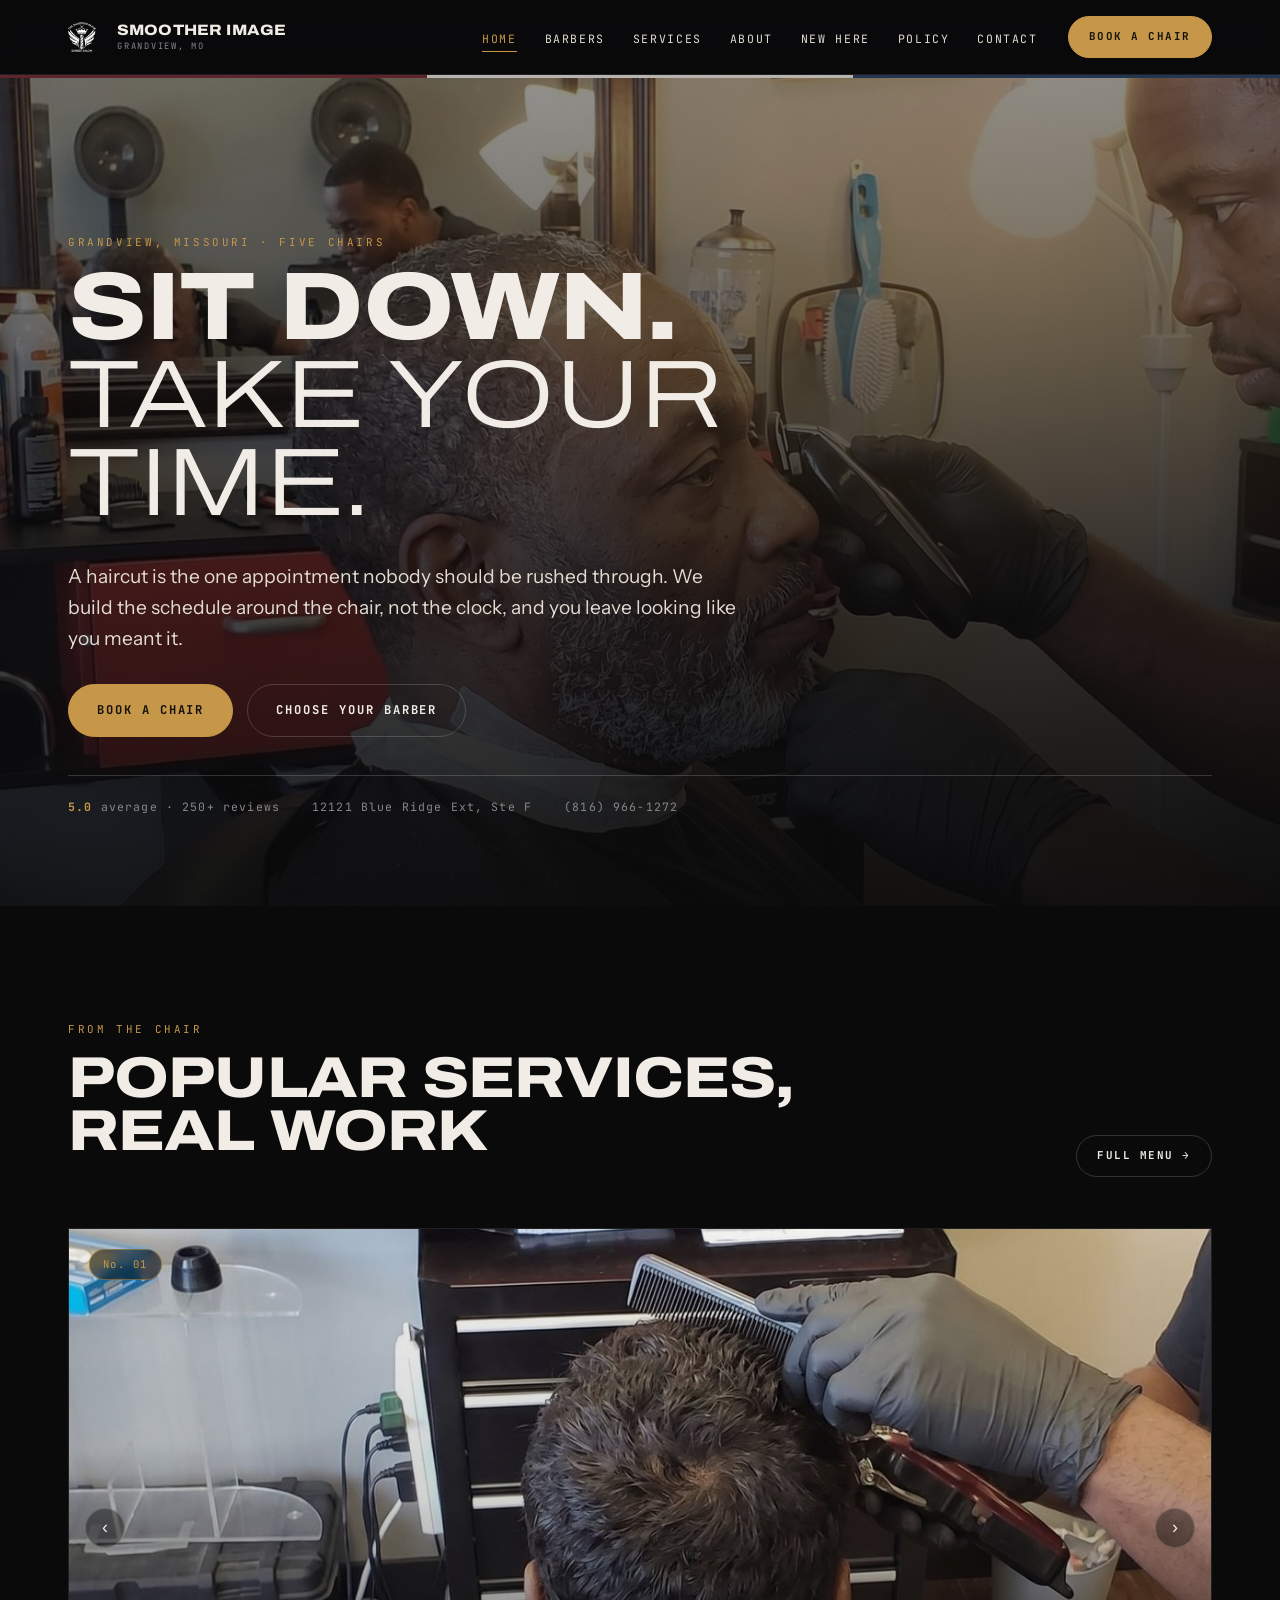
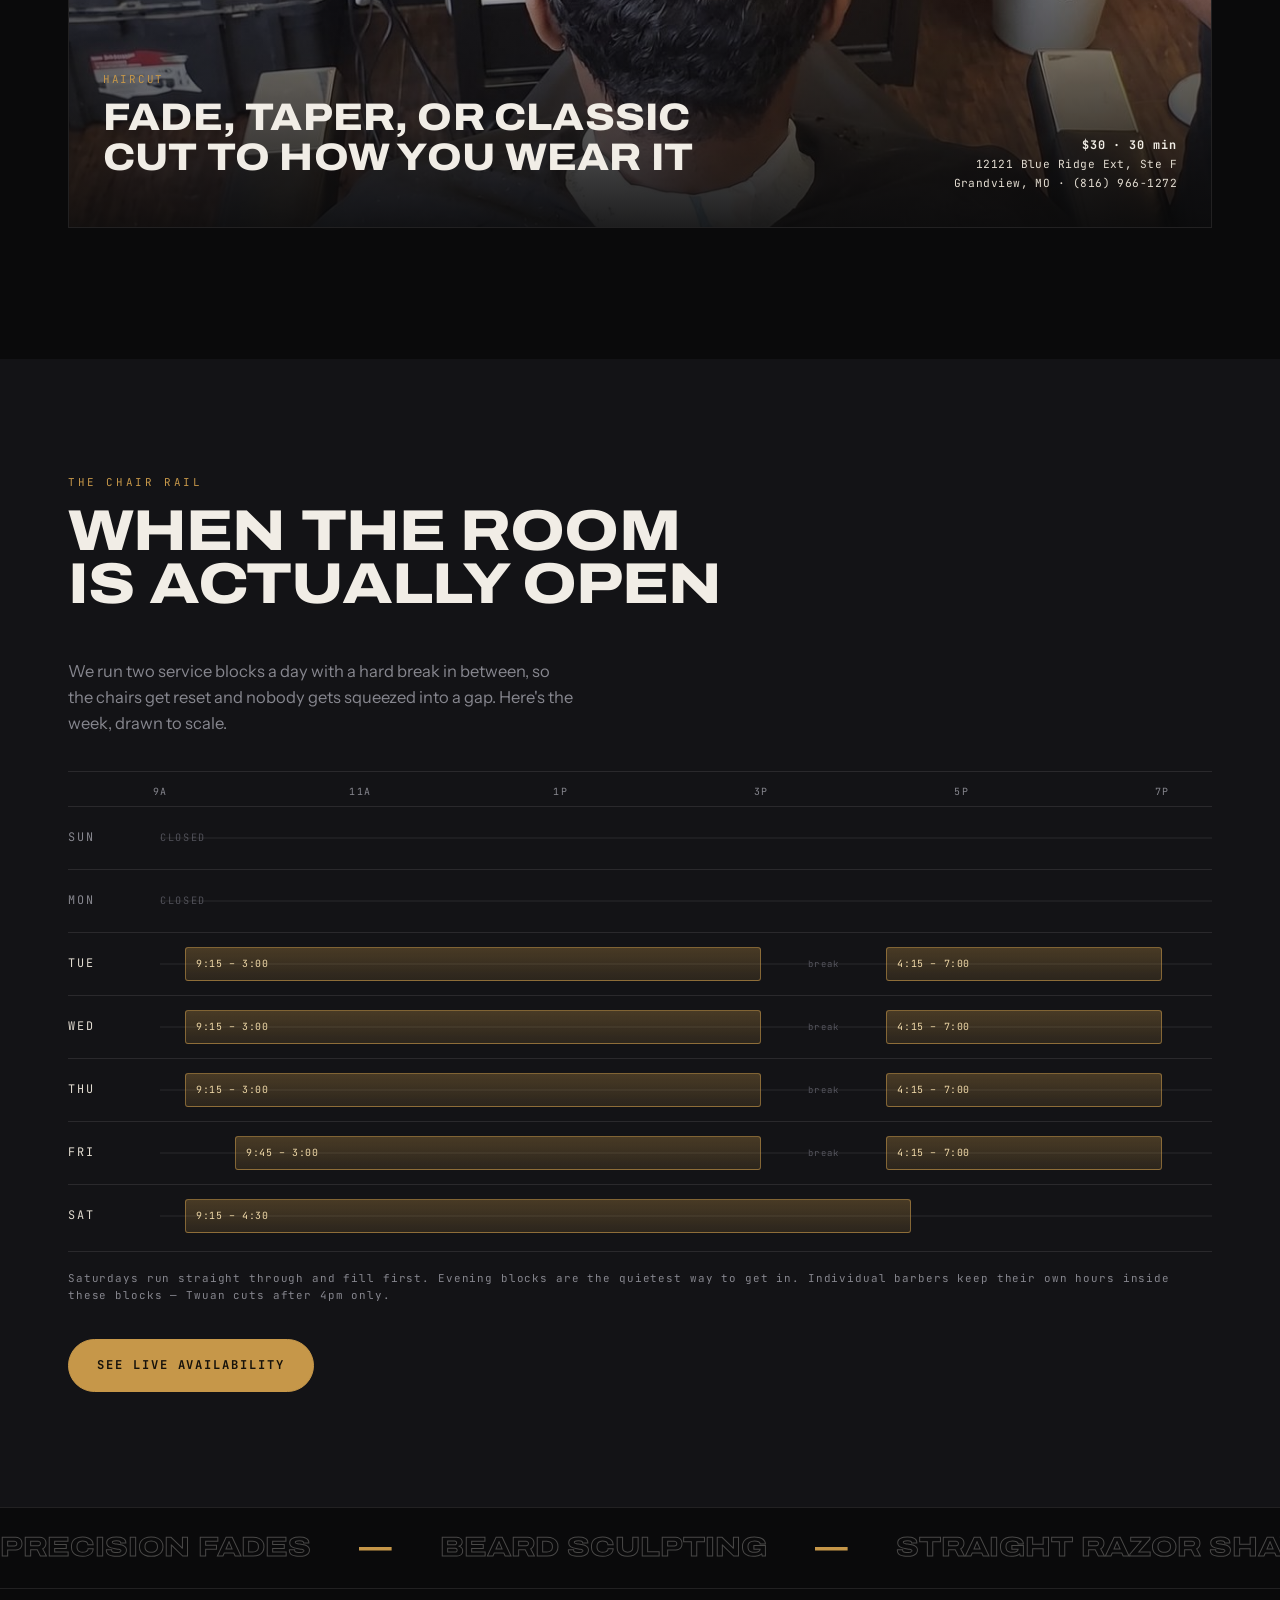
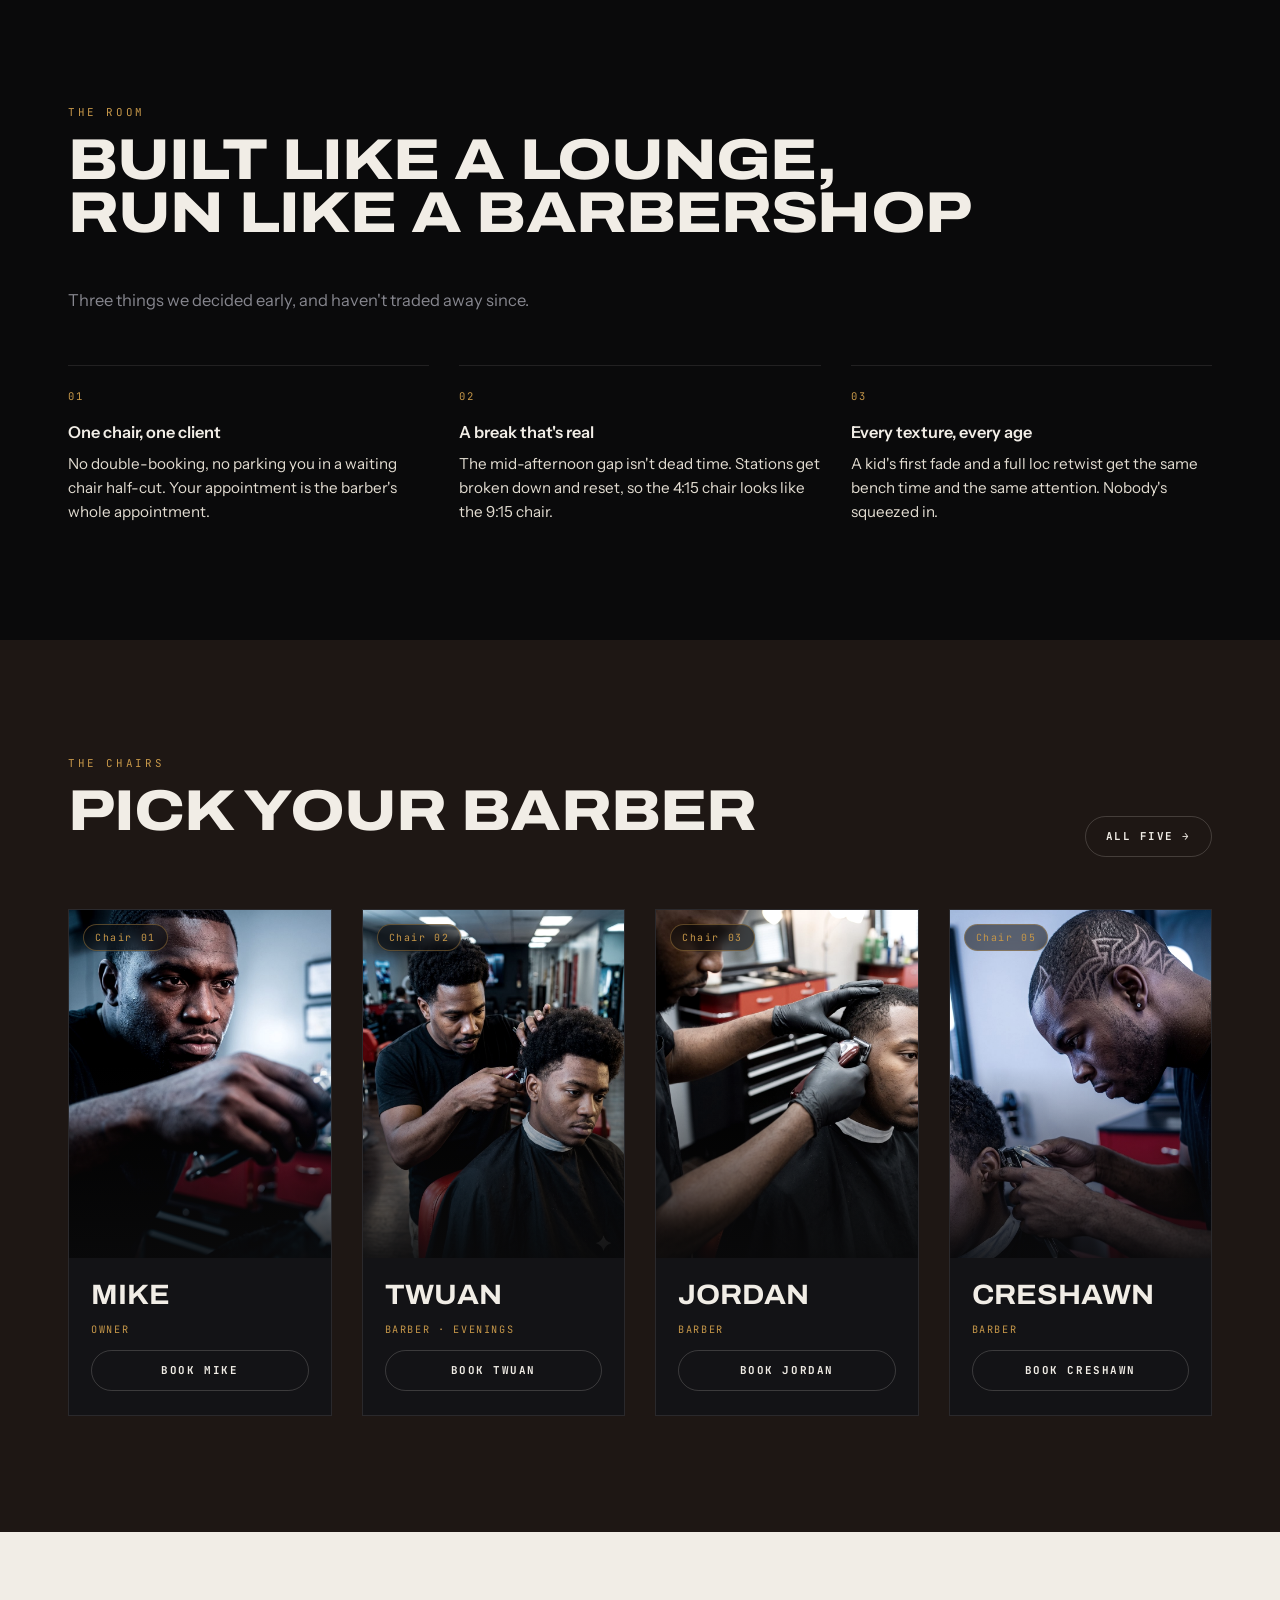
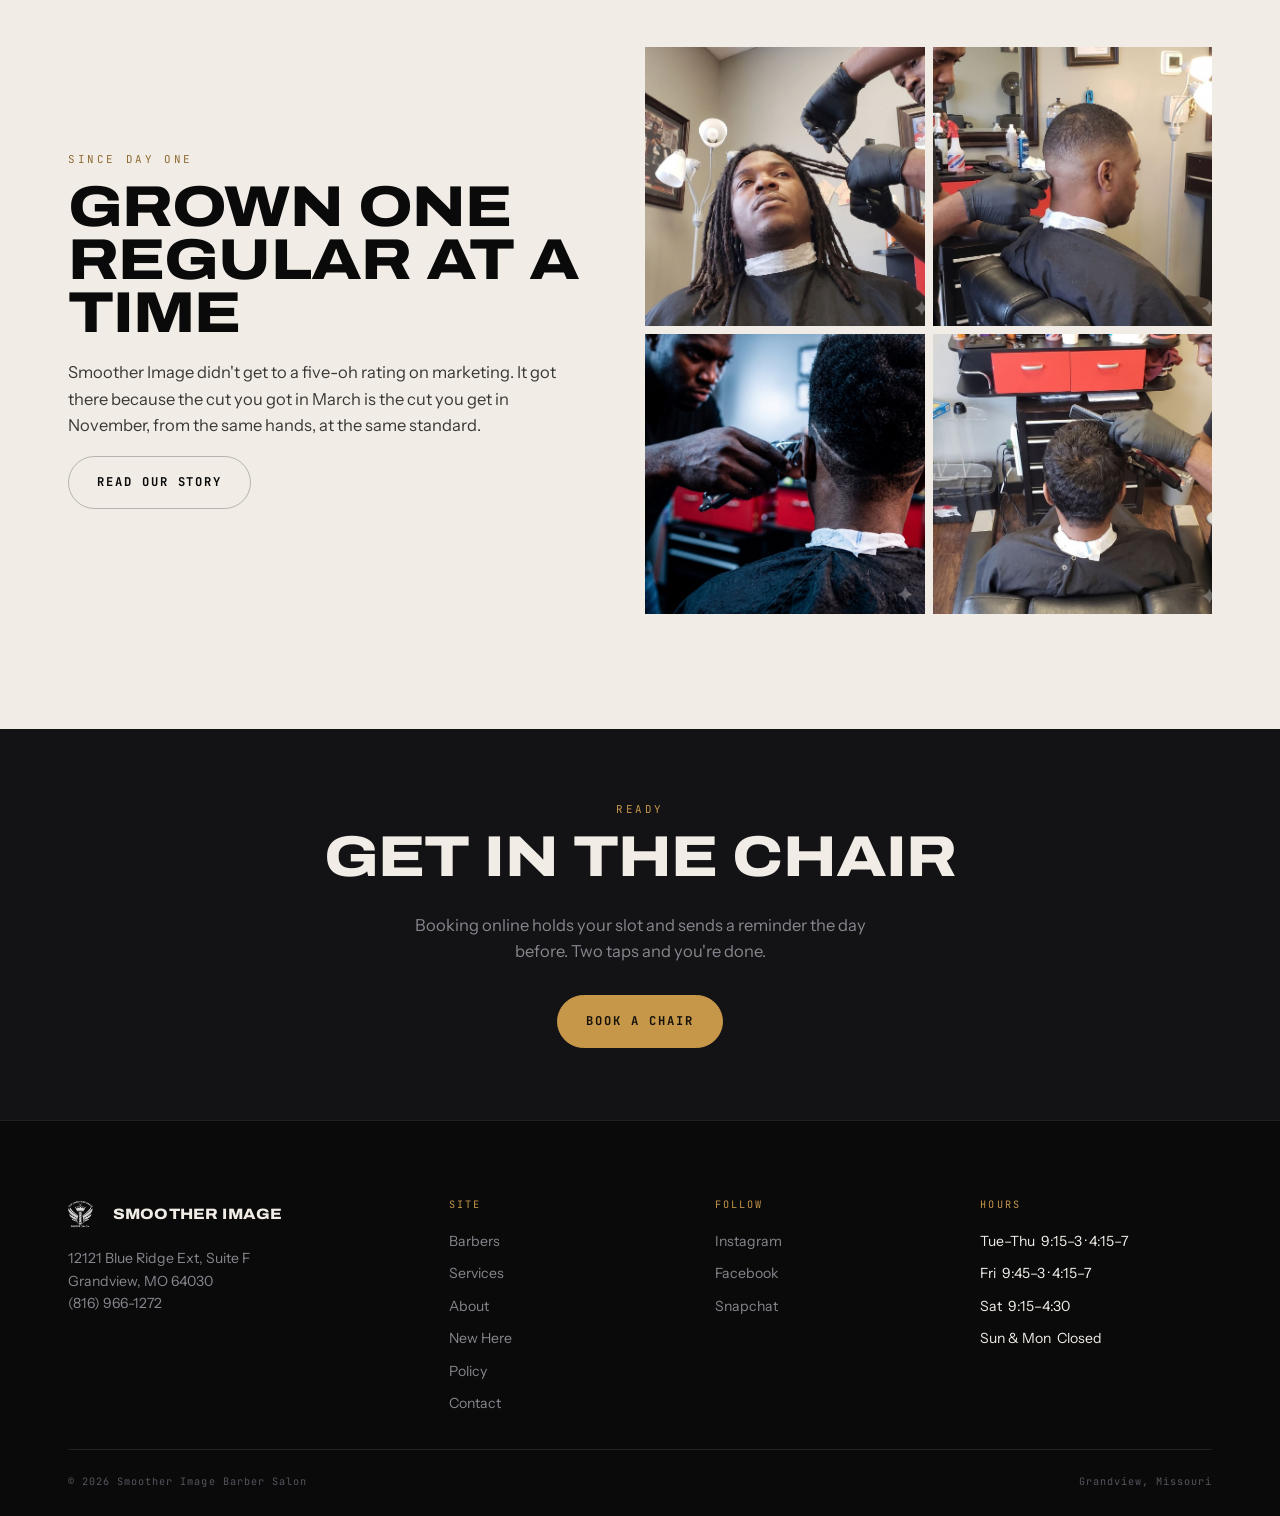
<file: index.html>
<!DOCTYPE html>
<html lang="en">
<head>
<meta charset="UTF-8">
<meta name="viewport" content="width=device-width, initial-scale=1">
<title>Smoother Image Barber Salon | Grandview, MO</title>
<meta name="description" content="A grooming lounge in Grandview, MO. Five chairs, precision cuts, and a room built to be unhurried. Book with Mike, Twuan, Jordan, Shenique, or Creshawn.">
<meta name="theme-color" content="#0A0A0B">
<link rel="canonical" href="https://example.github.io/smoother-image/">
<meta property="og:title" content="Smoother Image Barber Salon">
<meta property="og:description" content="A grooming lounge in Grandview, MO. Five chairs. No rushed cuts.">
<meta property="og:type" content="website">
<meta property="og:image" content="assets/img/og-image.jpg">
<meta property="og:image:width" content="1200">
<meta property="og:image:height" content="630">
<meta name="twitter:card" content="summary_large_image">
<meta name="twitter:title" content="Smoother Image Barber Salon">
<meta name="twitter:description" content="A grooming lounge in Grandview, MO. Five chairs. No rushed cuts.">
<meta name="twitter:image" content="assets/img/og-image.jpg">
<link rel="icon" type="image/png" sizes="32x32" href="assets/img/favicon-32.png">
<link rel="icon" type="image/png" sizes="16x16" href="assets/img/favicon-16.png">
<link rel="apple-touch-icon" href="assets/img/apple-touch-icon.png">
<link rel="manifest" href="site.webmanifest">
<link rel="preconnect" href="https://fonts.googleapis.com">
<link rel="preconnect" href="https://fonts.gstatic.com" crossorigin>
<link href="https://fonts.googleapis.com/css2?family=Archivo:wdth,wght@62..125,300..900&family=Instrument+Sans:wght@400;500;600;700&family=JetBrains+Mono:wght@400;700&display=swap" rel="stylesheet">
<link rel="stylesheet" href="assets/css/app.css">
</head>
<body>
<a class="skip" href="#main">Skip to content</a>

<header class="topbar">
  <div class="shell">
    <a class="mark" href="index.html">
      <img src="assets/img/icon-mark.png" alt="">
      <span class="mark-txt">Smoother Image<em>Grandview, MO</em></span>
    </a>
    <nav class="nav" aria-label="Main">
      <ul class="nav-links">
        <li><a href="index.html" class="is-current">Home</a></li>
        <li><a href="barbers.html">Barbers</a></li>
        <li><a href="services.html">Services</a></li>
        <li><a href="about.html">About</a></li>
        <li><a href="new-here.html">New Here</a></li>
        <li><a href="policy.html">Policy</a></li>
        <li><a href="contact.html">Contact</a></li>
      </ul>
      <a class="btn btn--brass btn--sm" data-book="general" href="#">Book a chair</a>
      <button class="burger" aria-label="Menu" aria-expanded="false"><i></i><i></i><i></i></button>
    </nav>
  </div>
</header>
<div class="pole-rule"></div>

<main id="main">

<section class="hero">
  <div class="hero-bg"><img src="assets/img/shop-2.jpg" alt="A barber shaping a client's beard line at Smoother Image"></div>
  <div class="shell">
    <span class="label rise">Grandview, Missouri &middot; Five Chairs</span>
    <h1 class="rise">Sit down.<br><span class="thin">Take your time.</span></h1>
    <p class="lede rise">A haircut is the one appointment nobody should be rushed through. We build the schedule around the chair, not the clock, and you leave looking like you meant it.</p>
    <div class="hero-actions rise">
      <a class="btn btn--brass" data-book="general" href="#">Book a chair</a>
      <a class="btn btn--line" href="barbers.html">Choose your barber</a>
    </div>
    <div class="hero-meta rise">
      <span><b>5.0</b> average &middot; 250+ reviews</span>
      <span>12121 Blue Ridge Ext, Ste F</span>
      <span><a href="tel:+18169661272">(816) 966-1272</a></span>
    </div>
  </div>
</section>

<section class="band">
  <div class="shell">
    <div class="head reveal">
      <div>
        <span class="label">From The Chair</span>
        <h2>Popular services,<br>real work</h2>
      </div>
      <a class="btn btn--line btn--sm" href="services.html">Full menu &rarr;</a>
    </div>

    <div class="carousel reveal" data-carousel>

      <div class="carousel-slide is-active">
        <img class="carousel-photo" src="assets/img/shop-3.jpg" alt="A barber using clipper and comb through the top of a client's cut">
        <div class="carousel-scrim"></div>
        <span class="carousel-tag">No. 01</span>
        <div class="carousel-content">
          <div class="carousel-service">
            <span class="carousel-eyebrow">Haircut</span>
            <h3 class="carousel-title">Fade, taper, or classic<br>cut to how you wear it</h3>
          </div>
          <div class="carousel-info">
            <strong>$30 &middot; 30 min</strong>
            12121 Blue Ridge Ext, Ste F<br>
            Grandview, MO &middot; (816) 966-1272
          </div>
        </div>
      </div>

      <div class="carousel-slide">
        <img class="carousel-photo" src="assets/img/shop-2.jpg" alt="A barber shaping a client's hairline and beard with clippers">
        <div class="carousel-scrim"></div>
        <span class="carousel-tag">No. 02</span>
        <div class="carousel-content">
          <div class="carousel-service">
            <span class="carousel-eyebrow">Haircut and Beard</span>
            <h3 class="carousel-title">Full cut, beard trimmed<br>and shaped to match</h3>
          </div>
          <div class="carousel-info">
            <strong>$35 &middot; 45 min</strong>
            12121 Blue Ridge Ext, Ste F<br>
            Grandview, MO &middot; (816) 966-1272
          </div>
        </div>
      </div>

      <div class="carousel-slide">
        <img class="carousel-photo" src="assets/img/shop-5.jpg" alt="A clean fade and neckline being finished at the side of a client's head">
        <div class="carousel-scrim"></div>
        <span class="carousel-tag">No. 03</span>
        <div class="carousel-content">
          <div class="carousel-service">
            <span class="carousel-eyebrow">Line Up &amp; Beard Trim</span>
            <h3 class="carousel-title">Sharpen the hairline,<br>clean the edges</h3>
          </div>
          <div class="carousel-info">
            <strong>$20 &middot; 25 min</strong>
            12121 Blue Ridge Ext, Ste F<br>
            Grandview, MO &middot; (816) 966-1272
          </div>
        </div>
      </div>

      <div class="carousel-slide">
        <img class="carousel-photo" src="assets/img/shop-1.jpg" alt="A barber trimming a client's locs with shears">
        <div class="carousel-scrim"></div>
        <span class="carousel-tag">No. 04</span>
        <div class="carousel-content">
          <div class="carousel-service">
            <span class="carousel-eyebrow">Loc &amp; Texture Work</span>
            <h3 class="carousel-title">Trims, shaping,<br>and maintenance</h3>
          </div>
          <div class="carousel-info">
            <strong>Ask your barber</strong>
            12121 Blue Ridge Ext, Ste F<br>
            Grandview, MO &middot; (816) 966-1272
          </div>
        </div>
      </div>

      <button class="carousel-arrow carousel-arrow--prev" data-carousel-prev aria-label="Previous slide">&#8249;</button>
      <button class="carousel-arrow carousel-arrow--next" data-carousel-next aria-label="Next slide">&#8250;</button>
    </div>
    <div class="carousel-dots" data-carousel-dots></div>
  </div>
</section>

<section class="band band--panel">
  <div class="shell">
    <div class="rail-head reveal">
      <div>
        <span class="label">The Chair Rail</span>
        <h2>When the room<br>is actually open</h2>
      </div>
      <p class="muted">We run two service blocks a day with a hard break in between, so the chairs get reset and nobody gets squeezed into a gap. Here's the week, drawn to scale.</p>
    </div>

    <div class="rail">
      <div class="rail-scale">
        <div></div>
        <div class="rail-ticks">
          <span style="left:0%">9A</span>
          <span style="left:19.05%">11A</span>
          <span style="left:38.10%">1P</span>
          <span style="left:57.14%">3P</span>
          <span style="left:76.19%">5P</span>
          <span style="left:95.24%">7P</span>
        </div>
      </div>

      <div class="rail-row is-closed">
        <div class="rail-day">Sun</div>
        <div class="rail-track"><span class="rail-closed">Closed</span></div>
      </div>
      <div class="rail-row is-closed">
        <div class="rail-day">Mon</div>
        <div class="rail-track"><span class="rail-closed">Closed</span></div>
      </div>
      <div class="rail-row">
        <div class="rail-day">Tue</div>
        <div class="rail-track">
          <div class="rail-block" style="--start:2.38%;--w:54.76%">9:15 &ndash; 3:00</div>
          <span class="rail-gap" style="left:63.1%">break</span>
          <div class="rail-block" style="--start:69.05%;--w:26.19%">4:15 &ndash; 7:00</div>
        </div>
      </div>
      <div class="rail-row">
        <div class="rail-day">Wed</div>
        <div class="rail-track">
          <div class="rail-block" style="--start:2.38%;--w:54.76%">9:15 &ndash; 3:00</div>
          <span class="rail-gap" style="left:63.1%">break</span>
          <div class="rail-block" style="--start:69.05%;--w:26.19%">4:15 &ndash; 7:00</div>
        </div>
      </div>
      <div class="rail-row">
        <div class="rail-day">Thu</div>
        <div class="rail-track">
          <div class="rail-block" style="--start:2.38%;--w:54.76%">9:15 &ndash; 3:00</div>
          <span class="rail-gap" style="left:63.1%">break</span>
          <div class="rail-block" style="--start:69.05%;--w:26.19%">4:15 &ndash; 7:00</div>
        </div>
      </div>
      <div class="rail-row">
        <div class="rail-day">Fri</div>
        <div class="rail-track">
          <div class="rail-block" style="--start:7.14%;--w:50.00%">9:45 &ndash; 3:00</div>
          <span class="rail-gap" style="left:63.1%">break</span>
          <div class="rail-block" style="--start:69.05%;--w:26.19%">4:15 &ndash; 7:00</div>
        </div>
      </div>
      <div class="rail-row">
        <div class="rail-day">Sat</div>
        <div class="rail-track">
          <div class="rail-block" style="--start:2.38%;--w:69.05%">9:15 &ndash; 4:30</div>
        </div>
      </div>

      <p class="rail-note">Saturdays run straight through and fill first. Evening blocks are the quietest way to get in. Individual barbers keep their own hours inside these blocks &mdash; Twuan cuts after 4pm only.</p>
    </div>

    <div style="margin-top:34px" class="reveal">
      <a class="btn btn--brass" data-book="general" href="#">See live availability</a>
    </div>
  </div>
</section>

<div class="marquee" aria-hidden="true">
  <div class="marquee-inner">
    <span>Precision Fades</span><span>&mdash;</span><span>Beard Sculpting</span><span>&mdash;</span><span>Straight Razor Shaves</span><span>&mdash;</span><span>Hot Towel</span><span>&mdash;</span>
    <span>Precision Fades</span><span>&mdash;</span><span>Beard Sculpting</span><span>&mdash;</span><span>Straight Razor Shaves</span><span>&mdash;</span><span>Hot Towel</span><span>&mdash;</span>
  </div>
</div>

<section class="band">
  <div class="shell">
    <div class="head reveal">
      <div>
        <span class="label">The Room</span>
        <h2>Built like a lounge,<br>run like a barbershop</h2>
      </div>
      <p class="muted">Three things we decided early, and haven't traded away since.</p>
    </div>
    <div class="cols cols-3 reveal">
      <div class="pillar">
        <span class="pnum">01</span>
        <h4>One chair, one client</h4>
        <p>No double-booking, no parking you in a waiting chair half-cut. Your appointment is the barber's whole appointment.</p>
      </div>
      <div class="pillar">
        <span class="pnum">02</span>
        <h4>A break that's real</h4>
        <p>The mid-afternoon gap isn't dead time. Stations get broken down and reset, so the 4:15 chair looks like the 9:15 chair.</p>
      </div>
      <div class="pillar">
        <span class="pnum">03</span>
        <h4>Every texture, every age</h4>
        <p>A kid's first fade and a full loc retwist get the same bench time and the same attention. Nobody's squeezed in.</p>
      </div>
    </div>
  </div>
</section>

<section class="band band--leather">
  <div class="shell">
    <div class="head reveal">
      <div>
        <span class="label">The Chairs</span>
        <h2>Pick your barber</h2>
      </div>
      <a class="btn btn--line btn--sm" href="barbers.html">All five &rarr;</a>
    </div>
    <div class="cols cols-4 reveal">
      <article class="chair">
        <div class="chair-img"><span class="chair-num">Chair 01</span><img src="assets/img/barber-mike.jpg" alt="Mike at work"></div>
        <div class="chair-body">
          <h3 class="chair-name">Mike</h3>
          <span class="chair-role">Owner</span>
          <a class="btn btn--line btn--sm btn--full" data-book="mike" href="#">Book Mike</a>
        </div>
      </article>
      <article class="chair">
        <div class="chair-img"><span class="chair-num">Chair 02</span><img src="assets/img/barber-twuan.jpg" alt="Twuan at work"></div>
        <div class="chair-body">
          <h3 class="chair-name">Twuan</h3>
          <span class="chair-role">Barber &middot; Evenings</span>
          <a class="btn btn--line btn--sm btn--full" data-book="twuan" href="#">Book Twuan</a>
        </div>
      </article>
      <article class="chair">
        <div class="chair-img"><span class="chair-num">Chair 03</span><img src="assets/img/barber-jordan.jpg" alt="Jordan at work"></div>
        <div class="chair-body">
          <h3 class="chair-name">Jordan</h3>
          <span class="chair-role">Barber</span>
          <a class="btn btn--line btn--sm btn--full" data-book="jordan" href="#">Book Jordan</a>
        </div>
      </article>
      <article class="chair">
        <div class="chair-img"><span class="chair-num">Chair 05</span><img src="assets/img/barber-creshawn.jpg" alt="Creshawn at work"></div>
        <div class="chair-body">
          <h3 class="chair-name">Creshawn</h3>
          <span class="chair-role">Barber</span>
          <a class="btn btn--line btn--sm btn--full" data-book="creshawn" href="#">Book Creshawn</a>
        </div>
      </article>
    </div>
  </div>
</section>

<section class="band band--bone">
  <div class="shell cols cols-split reveal">
    <div>
      <span class="label">Since Day One</span>
      <h2>Grown one<br>regular at a time</h2>
      <p>Smoother Image didn't get to a five-oh rating on marketing. It got there because the cut you got in March is the cut you get in November, from the same hands, at the same standard.</p>
      <a class="btn btn--dark" href="about.html">Read our story</a>
    </div>
    <div class="cols cols-2" style="gap:8px">
      <img src="assets/img/shop-1.jpg" alt="Shears trimming a client's locs" style="aspect-ratio:1;object-fit:cover">
      <img src="assets/img/shop-5.jpg" alt="A fade and neckline being finished" style="aspect-ratio:1;object-fit:cover">
      <img src="assets/img/room-2.jpg" alt="Close detail of a neckline being edged up" style="aspect-ratio:1;object-fit:cover">
      <img src="assets/img/shop-3.jpg" alt="Comb and clipper work through the top" style="aspect-ratio:1;object-fit:cover">
    </div>
  </div>
</section>

<section class="band slim" style="background:var(--panel)">
  <div class="shell" style="text-align:center">
    <span class="label">Ready</span>
    <h2 style="margin-bottom:.5em">Get in the chair</h2>
    <p class="muted" style="max-width:46ch;margin:0 auto 30px">Booking online holds your slot and sends a reminder the day before. Two taps and you're done.</p>
    <a class="btn btn--brass" data-book="general" href="#">Book a chair</a>
  </div>
</section>

</main>

<footer class="foot">
  <div class="shell">
    <div class="foot-grid">
      <div>
        <div class="foot-mark">
          <img src="assets/img/icon-mark.png" alt="">
          <span class="mark-txt">Smoother Image</span>
        </div>
        <p class="foot-addr">12121 Blue Ridge Ext, Suite F<br>Grandview, MO 64030<br><a href="tel:+18169661272">(816) 966-1272</a></p>
      </div>
      <div>
        <h4>Site</h4>
        <ul>
          <li><a href="barbers.html">Barbers</a></li>
          <li><a href="services.html">Services</a></li>
          <li><a href="about.html">About</a></li>
          <li><a href="new-here.html">New Here</a></li>
          <li><a href="policy.html">Policy</a></li>
          <li><a href="contact.html">Contact</a></li>
        </ul>
      </div>
      <div>
        <h4>Follow</h4>
        <ul>
          <li><a data-social="instagram" href="#">Instagram</a></li>
          <li><a data-social="facebook" href="#">Facebook</a></li>
          <li><a data-social="tiktok" href="#">TikTok</a></li>
          <li><a data-social="snapchat" href="#">Snapchat</a></li>
        </ul>
      </div>
      <div>
        <h4>Hours</h4>
        <ul>
          <li>Tue&ndash;Thu &nbsp;9:15&ndash;3 &middot; 4:15&ndash;7</li>
          <li>Fri &nbsp;9:45&ndash;3 &middot; 4:15&ndash;7</li>
          <li>Sat &nbsp;9:15&ndash;4:30</li>
          <li>Sun &amp; Mon &nbsp;Closed</li>
        </ul>
      </div>
    </div>
    <div class="foot-base">
      <span>&copy; <span data-year></span> Smoother Image Barber Salon</span>
      <span>Grandview, Missouri</span>
    </div>
  </div>
</footer>

<div class="dock"><a class="btn btn--brass btn--full" data-book="general" href="#">Book a chair</a></div>

<script src="assets/js/config.js"></script>
<script src="assets/js/app.js"></script>
</body>
</html>
</file>
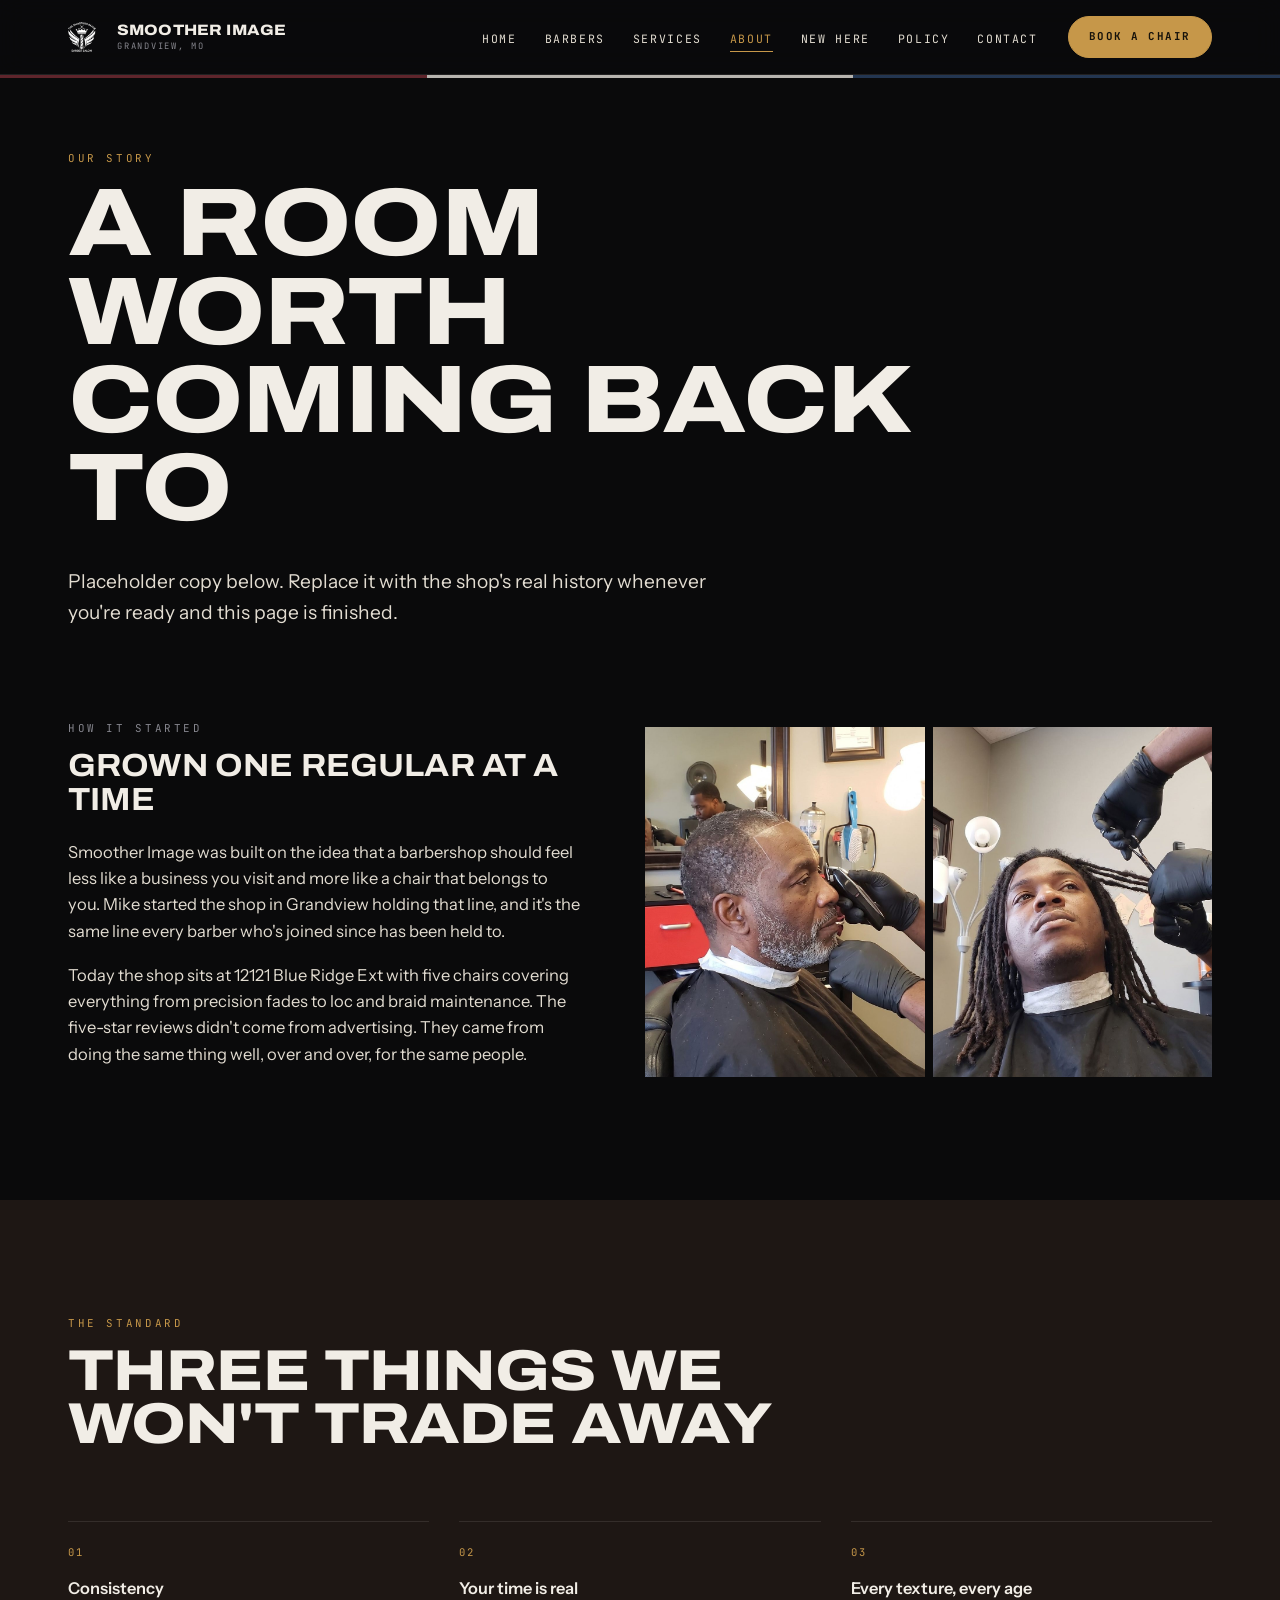
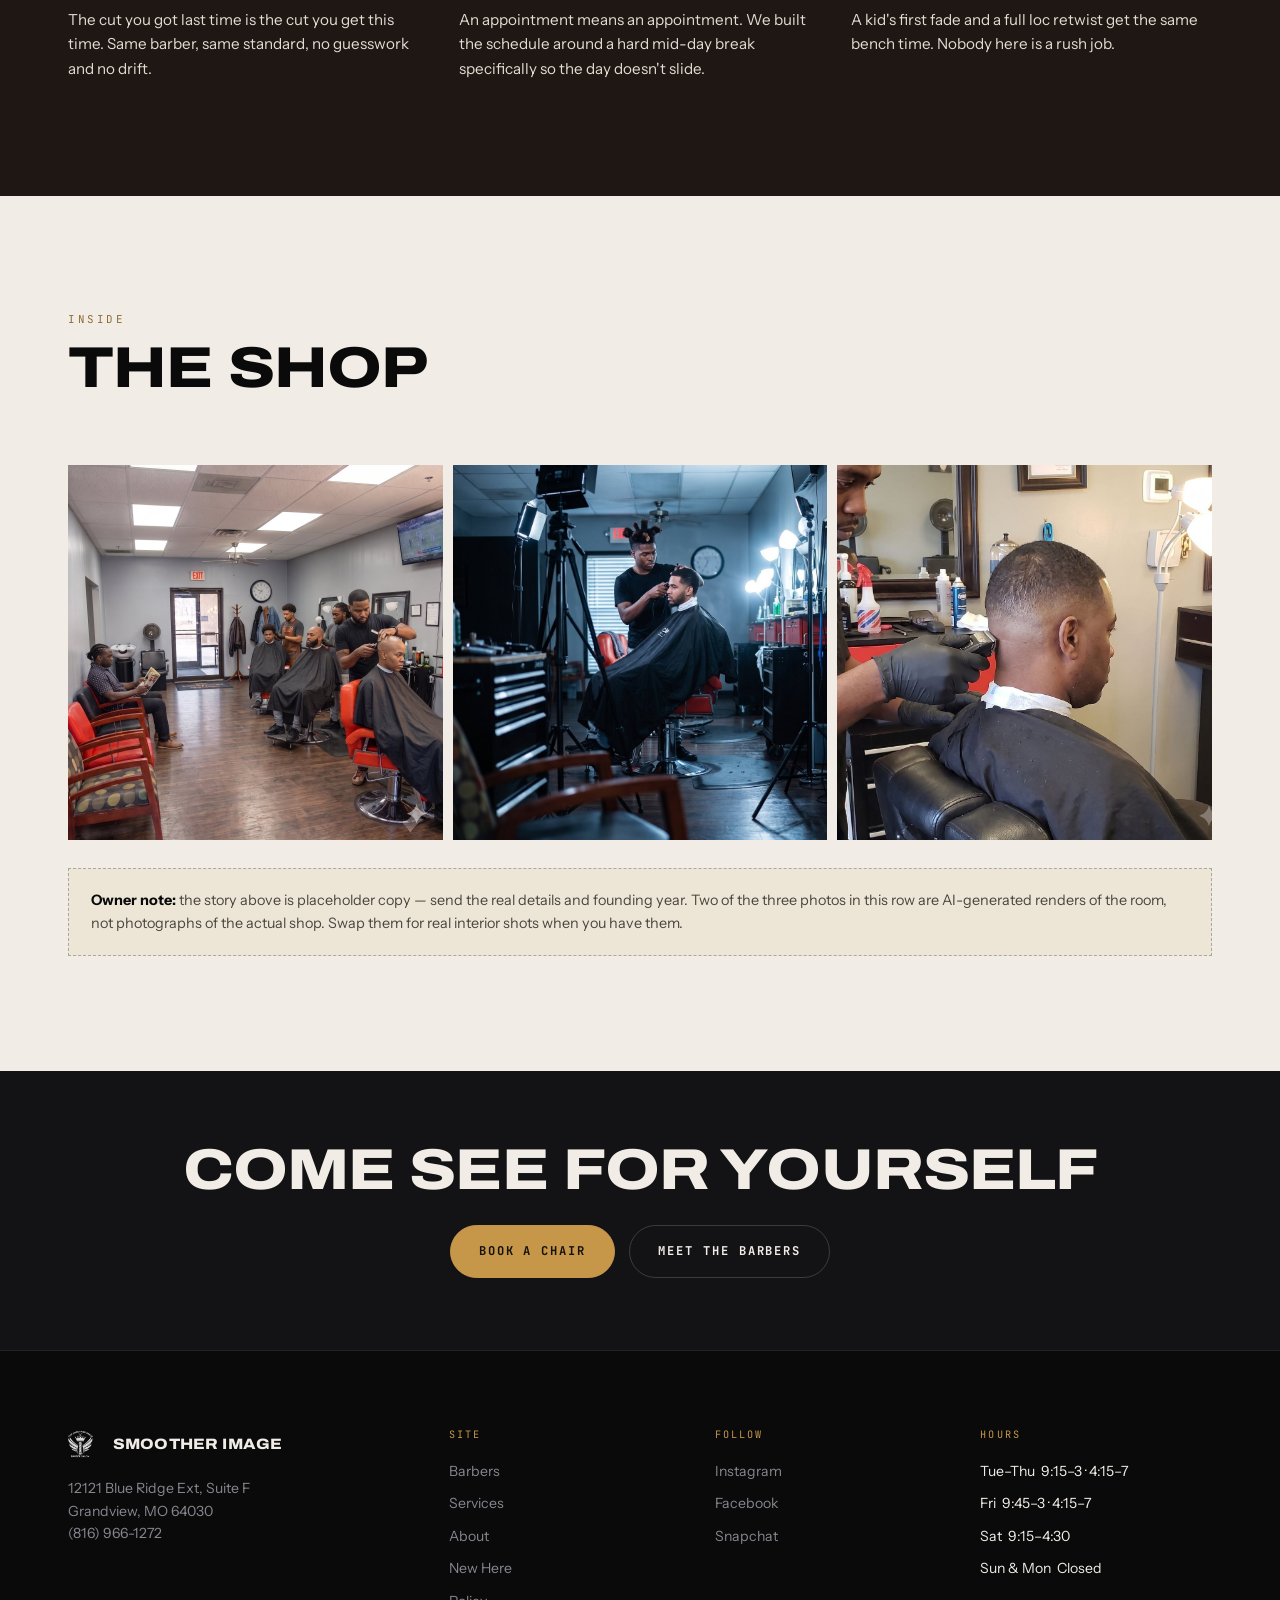
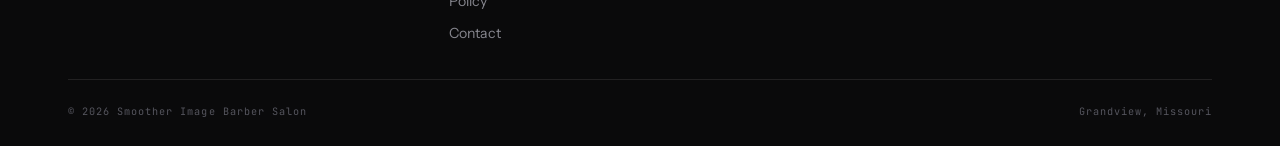
<file: about.html>
<!DOCTYPE html>
<html lang="en">
<head>
<meta charset="UTF-8">
<meta name="viewport" content="width=device-width, initial-scale=1">
<title>About | Smoother Image Barber Salon</title>
<meta name="description" content="The story behind Smoother Image Barber Salon in Grandview, MO.">
<meta name="theme-color" content="#0A0A0B">
<meta property="og:title" content="About | Smoother Image Barber Salon">
<meta property="og:description" content="The story behind Smoother Image Barber Salon in Grandview, MO.">
<meta property="og:type" content="website">
<meta property="og:image" content="assets/img/og-image.jpg">
<meta name="twitter:card" content="summary_large_image">
<link rel="icon" type="image/png" sizes="32x32" href="assets/img/favicon-32.png">
<link rel="icon" type="image/png" sizes="16x16" href="assets/img/favicon-16.png">
<link rel="apple-touch-icon" href="assets/img/apple-touch-icon.png">
<link rel="manifest" href="site.webmanifest">
<link rel="preconnect" href="https://fonts.googleapis.com">
<link rel="preconnect" href="https://fonts.gstatic.com" crossorigin>
<link href="https://fonts.googleapis.com/css2?family=Archivo:wdth,wght@62..125,300..900&family=Instrument+Sans:wght@400;500;600;700&family=JetBrains+Mono:wght@400;700&display=swap" rel="stylesheet">
<link rel="stylesheet" href="assets/css/app.css">
</head>
<body>
<a class="skip" href="#main">Skip to content</a>

<header class="topbar">
  <div class="shell">
    <a class="mark" href="index.html">
      <img src="assets/img/icon-mark.png" alt="">
      <span class="mark-txt">Smoother Image<em>Grandview, MO</em></span>
    </a>
    <nav class="nav" aria-label="Main">
      <ul class="nav-links">
        <li><a href="index.html">Home</a></li>
        <li><a href="barbers.html">Barbers</a></li>
        <li><a href="services.html">Services</a></li>
        <li><a href="about.html" class="is-current">About</a></li>
        <li><a href="new-here.html">New Here</a></li>
        <li><a href="policy.html">Policy</a></li>
        <li><a href="contact.html">Contact</a></li>
      </ul>
      <a class="btn btn--brass btn--sm" data-book="general" href="#">Book a chair</a>
      <button class="burger" aria-label="Menu" aria-expanded="false"><i></i><i></i><i></i></button>
    </nav>
  </div>
</header>
<div class="pole-rule"></div>

<main id="main">

<section class="band slim">
  <div class="shell">
    <span class="label">Our Story</span>
    <h1 style="max-width:13ch">A room worth<br>coming back to</h1>
    <p class="lede">Placeholder copy below. Replace it with the shop's real history whenever you're ready and this page is finished.</p>
  </div>
</section>

<section class="band" style="padding-top:0">
  <div class="shell cols cols-split reveal">
    <div>
      <span class="label dim">How it started</span>
      <h3 style="font-size:clamp(1.4rem,2.6vw,2rem);margin-bottom:.7em">Grown one regular at a time</h3>
      <p>Smoother Image was built on the idea that a barbershop should feel less like a business you visit and more like a chair that belongs to you. Mike started the shop in Grandview holding that line, and it's the same line every barber who's joined since has been held to.</p>
      <p>Today the shop sits at 12121 Blue Ridge Ext with five chairs covering everything from precision fades to loc and braid maintenance. The five-star reviews didn't come from advertising. They came from doing the same thing well, over and over, for the same people.</p>
    </div>
    <div class="cols cols-2" style="gap:8px">
      <img src="assets/img/shop-2.jpg" alt="A beard and hairline being shaped" style="aspect-ratio:4/5;object-fit:cover">
      <img src="assets/img/shop-1.jpg" alt="Shears trimming a client's locs" style="aspect-ratio:4/5;object-fit:cover">
    </div>
  </div>
</section>

<section class="band band--leather">
  <div class="shell">
    <div class="head reveal">
      <div>
        <span class="label">The Standard</span>
        <h2>Three things we<br>won't trade away</h2>
      </div>
    </div>
    <div class="cols cols-3 reveal">
      <div class="pillar">
        <span class="pnum">01</span>
        <h4>Consistency</h4>
        <p>The cut you got last time is the cut you get this time. Same barber, same standard, no guesswork and no drift.</p>
      </div>
      <div class="pillar">
        <span class="pnum">02</span>
        <h4>Your time is real</h4>
        <p>An appointment means an appointment. We built the schedule around a hard mid-day break specifically so the day doesn't slide.</p>
      </div>
      <div class="pillar">
        <span class="pnum">03</span>
        <h4>Every texture, every age</h4>
        <p>A kid's first fade and a full loc retwist get the same bench time. Nobody here is a rush job.</p>
      </div>
    </div>
  </div>
</section>

<section class="band band--bone">
  <div class="shell">
    <div class="head reveal">
      <div>
        <span class="label">Inside</span>
        <h2>The shop</h2>
      </div>
    </div>
    <div class="cols cols-3 reveal" style="gap:10px">
      <img src="assets/img/shop-4.jpg" alt="The floor at Smoother Image on a busy afternoon" style="aspect-ratio:1;object-fit:cover">
      <img src="assets/img/room-1.jpg" alt="A chair set up and lit for filming" style="aspect-ratio:1;object-fit:cover">
      <img src="assets/img/shop-5.jpg" alt="A fade and neckline being finished" style="aspect-ratio:1;object-fit:cover">
    </div>
    <div class="flag" style="margin-top:28px">
      <strong>Owner note:</strong> the story above is placeholder copy &mdash; send the real details and founding year. Two of the three photos in this row are AI-generated renders of the room, not photographs of the actual shop. Swap them for real interior shots when you have them.
    </div>
  </div>
</section>

<section class="band slim" style="background:var(--panel)">
  <div class="shell" style="text-align:center">
    <h2 style="margin-bottom:.5em">Come see for yourself</h2>
    <div style="display:flex;gap:14px;justify-content:center;flex-wrap:wrap;margin-top:22px">
      <a class="btn btn--brass" data-book="general" href="#">Book a chair</a>
      <a class="btn btn--line" href="barbers.html">Meet the barbers</a>
    </div>
  </div>
</section>

</main>

<footer class="foot">
  <div class="shell">
    <div class="foot-grid">
      <div>
        <div class="foot-mark">
          <img src="assets/img/icon-mark.png" alt="">
          <span class="mark-txt">Smoother Image</span>
        </div>
        <p class="foot-addr">12121 Blue Ridge Ext, Suite F<br>Grandview, MO 64030<br><a href="tel:+18169661272">(816) 966-1272</a></p>
      </div>
      <div>
        <h4>Site</h4>
        <ul>
          <li><a href="barbers.html">Barbers</a></li>
          <li><a href="services.html">Services</a></li>
          <li><a href="about.html">About</a></li>
          <li><a href="new-here.html">New Here</a></li>
          <li><a href="policy.html">Policy</a></li>
          <li><a href="contact.html">Contact</a></li>
        </ul>
      </div>
      <div>
        <h4>Follow</h4>
        <ul>
          <li><a data-social="instagram" href="#">Instagram</a></li>
          <li><a data-social="facebook" href="#">Facebook</a></li>
          <li><a data-social="tiktok" href="#">TikTok</a></li>
          <li><a data-social="snapchat" href="#">Snapchat</a></li>
        </ul>
      </div>
      <div>
        <h4>Hours</h4>
        <ul>
          <li>Tue&ndash;Thu &nbsp;9:15&ndash;3 &middot; 4:15&ndash;7</li>
          <li>Fri &nbsp;9:45&ndash;3 &middot; 4:15&ndash;7</li>
          <li>Sat &nbsp;9:15&ndash;4:30</li>
          <li>Sun &amp; Mon &nbsp;Closed</li>
        </ul>
      </div>
    </div>
    <div class="foot-base">
      <span>&copy; <span data-year></span> Smoother Image Barber Salon</span>
      <span>Grandview, Missouri</span>
    </div>
  </div>
</footer>

<div class="dock"><a class="btn btn--brass btn--full" data-book="general" href="#">Book a chair</a></div>

<script src="assets/js/config.js"></script>
<script src="assets/js/app.js"></script>
</body>
</html>
</file>
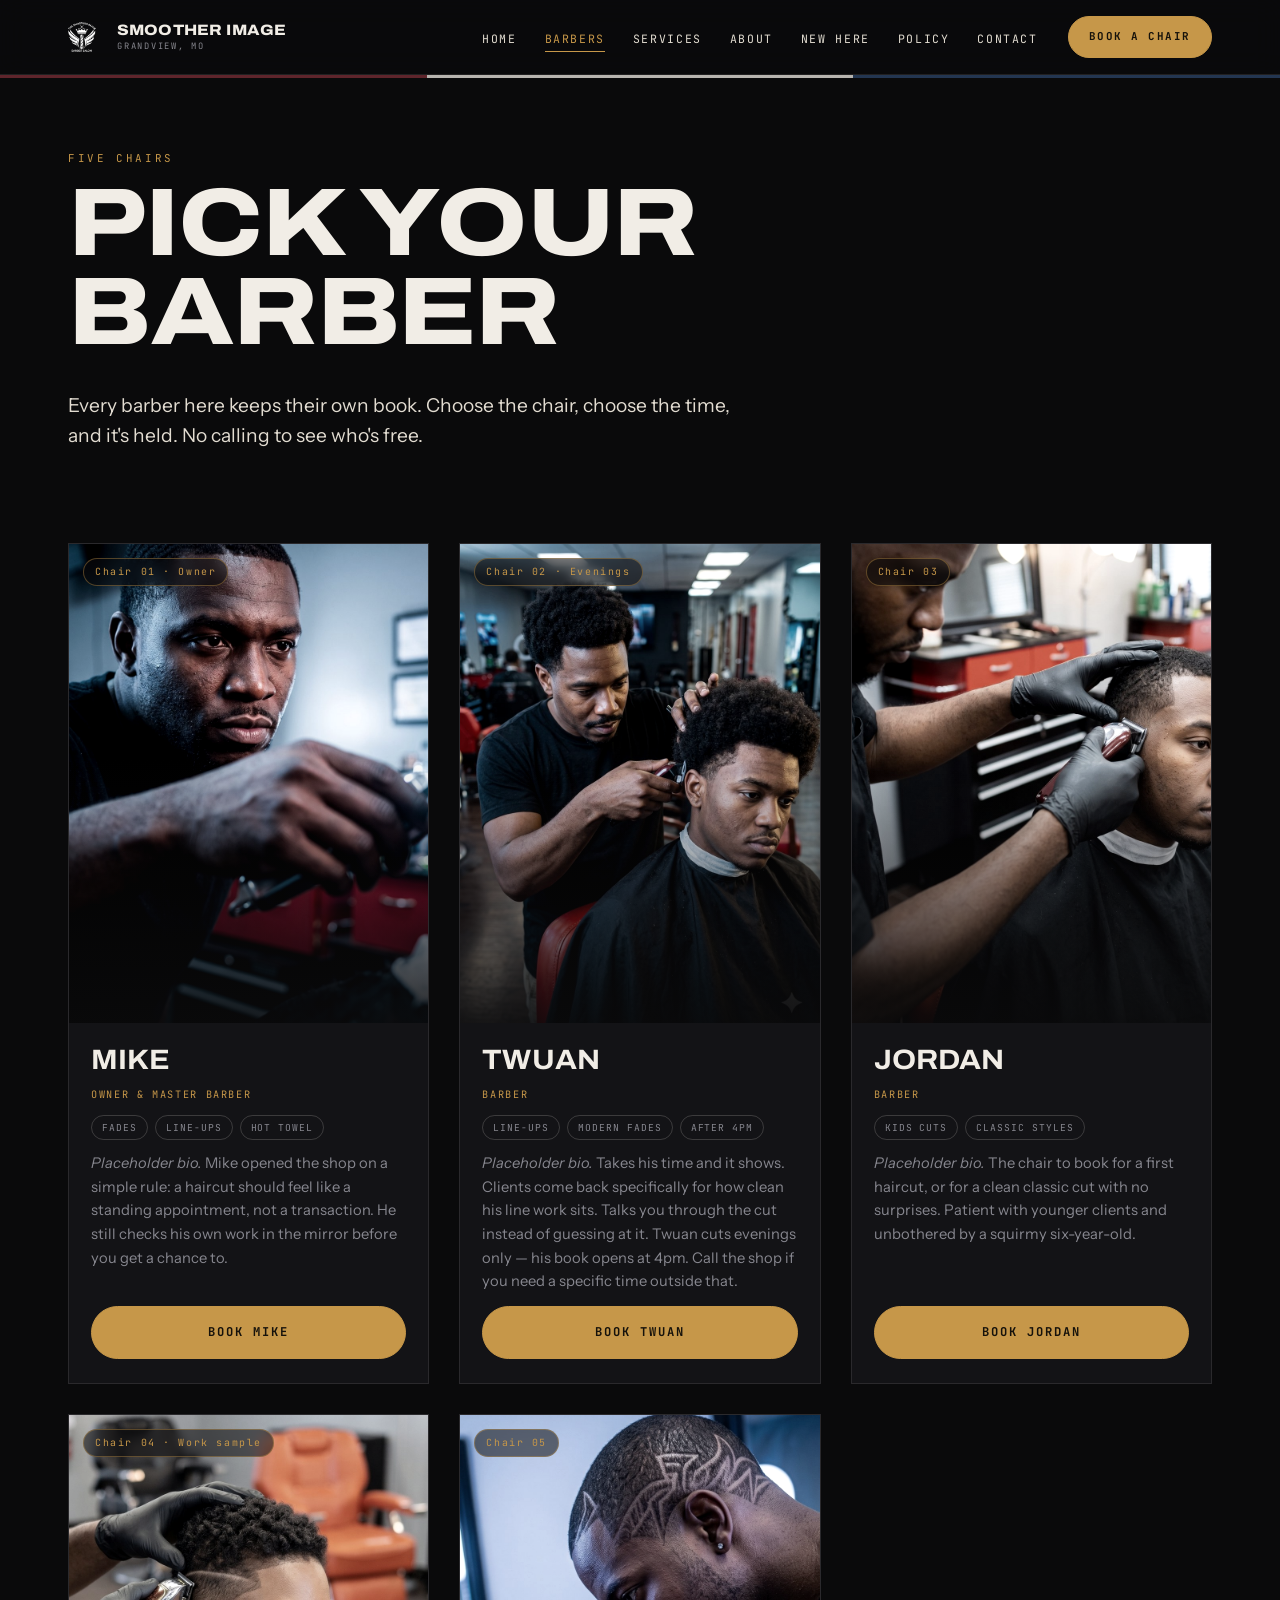
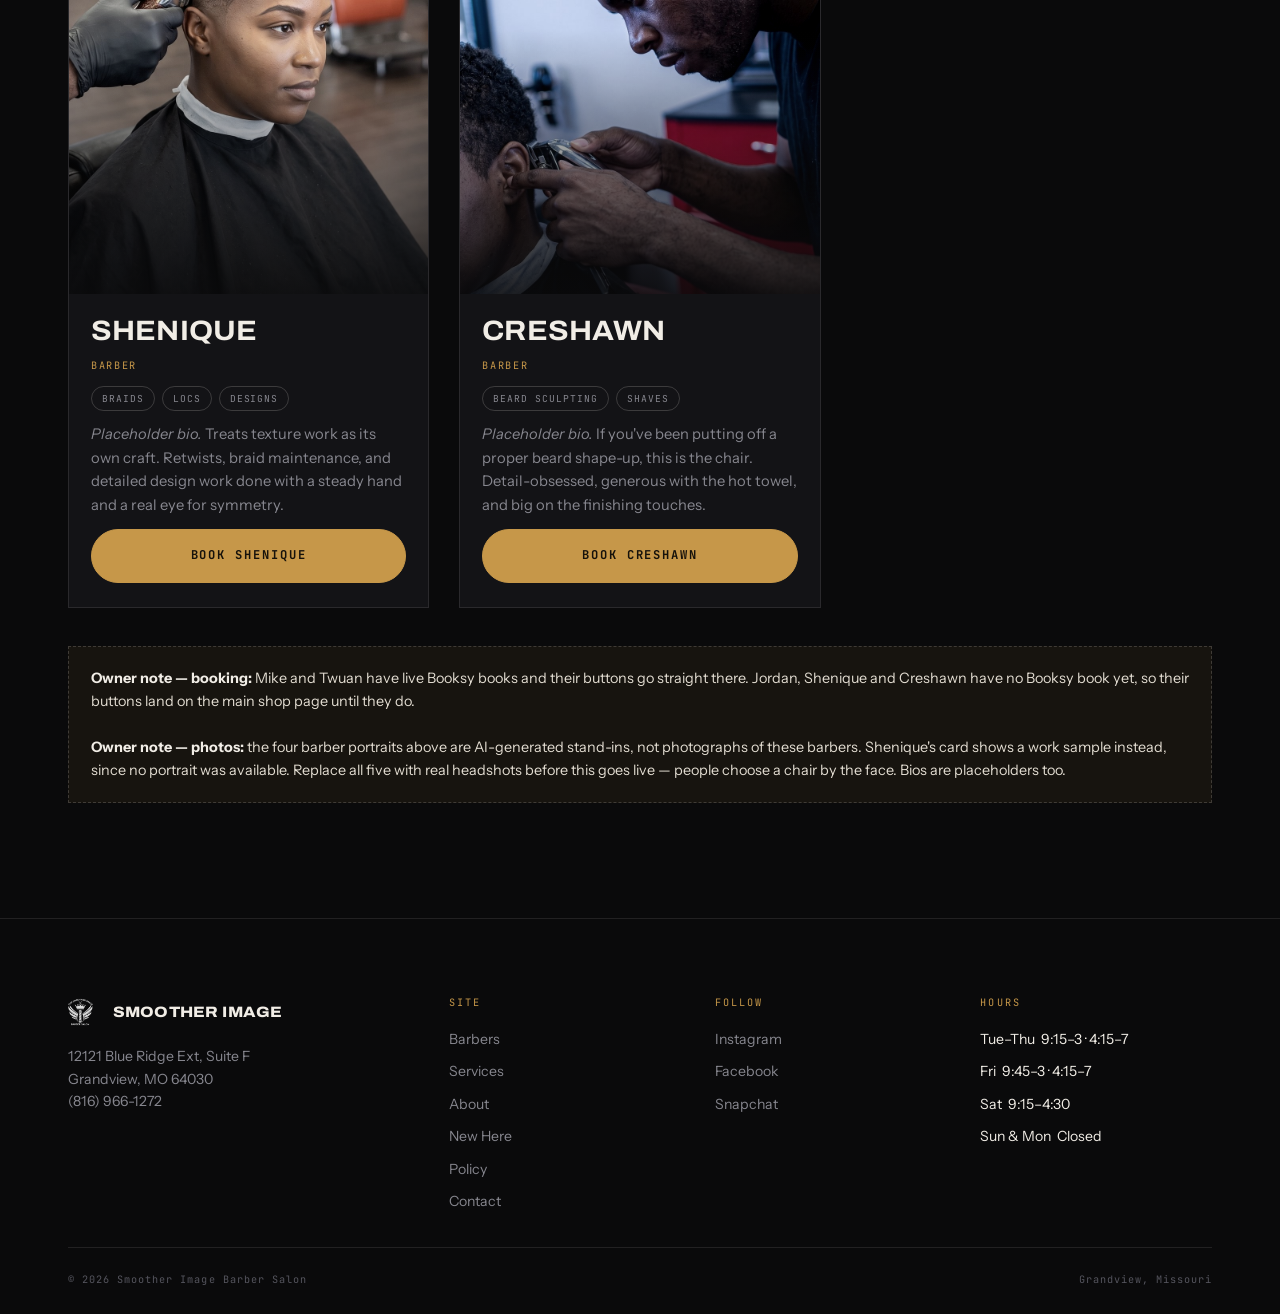
<file: barbers.html>
<!DOCTYPE html>
<html lang="en">
<head>
<meta charset="UTF-8">
<meta name="viewport" content="width=device-width, initial-scale=1">
<title>The Chairs | Smoother Image Barber Salon</title>
<meta name="description" content="Meet the five barbers at Smoother Image in Grandview, MO. Each runs their own book — pick a chair and lock in a time.">
<meta name="theme-color" content="#0A0A0B">
<meta property="og:title" content="The Chairs | Smoother Image Barber Salon">
<meta property="og:description" content="Meet the five barbers at Smoother Image in Grandview, MO. Each runs their own book — pick a chair and lock in a time.">
<meta property="og:type" content="website">
<meta property="og:image" content="assets/img/og-image.jpg">
<meta name="twitter:card" content="summary_large_image">
<link rel="icon" type="image/png" sizes="32x32" href="assets/img/favicon-32.png">
<link rel="icon" type="image/png" sizes="16x16" href="assets/img/favicon-16.png">
<link rel="apple-touch-icon" href="assets/img/apple-touch-icon.png">
<link rel="manifest" href="site.webmanifest">
<link rel="preconnect" href="https://fonts.googleapis.com">
<link rel="preconnect" href="https://fonts.gstatic.com" crossorigin>
<link href="https://fonts.googleapis.com/css2?family=Archivo:wdth,wght@62..125,300..900&family=Instrument+Sans:wght@400;500;600;700&family=JetBrains+Mono:wght@400;700&display=swap" rel="stylesheet">
<link rel="stylesheet" href="assets/css/app.css">
</head>
<body>
<a class="skip" href="#main">Skip to content</a>

<header class="topbar">
  <div class="shell">
    <a class="mark" href="index.html">
      <img src="assets/img/icon-mark.png" alt="">
      <span class="mark-txt">Smoother Image<em>Grandview, MO</em></span>
    </a>
    <nav class="nav" aria-label="Main">
      <ul class="nav-links">
        <li><a href="index.html">Home</a></li>
        <li><a href="barbers.html" class="is-current">Barbers</a></li>
        <li><a href="services.html">Services</a></li>
        <li><a href="about.html">About</a></li>
        <li><a href="new-here.html">New Here</a></li>
        <li><a href="policy.html">Policy</a></li>
        <li><a href="contact.html">Contact</a></li>
      </ul>
      <a class="btn btn--brass btn--sm" data-book="general" href="#">Book a chair</a>
      <button class="burger" aria-label="Menu" aria-expanded="false"><i></i><i></i><i></i></button>
    </nav>
  </div>
</header>
<div class="pole-rule"></div>

<main id="main">

<section class="band slim">
  <div class="shell">
    <span class="label">Five Chairs</span>
    <h1 style="max-width:11ch">Pick your barber</h1>
    <p class="lede">Every barber here keeps their own book. Choose the chair, choose the time, and it's held. No calling to see who's free.</p>
  </div>
</section>

<section class="band" style="padding-top:0">
  <div class="shell">
    <div class="cols cols-3 reveal">

      <article class="chair">
        <div class="chair-img"><span class="chair-num">Chair 01 &middot; Owner</span><img src="assets/img/barber-mike.jpg" alt="Mike, owner and master barber"></div>
        <div class="chair-body">
          <h3 class="chair-name">Mike</h3>
          <span class="chair-role">Owner &amp; Master Barber</span>
          <div class="chips"><span class="chip">Fades</span><span class="chip">Line-Ups</span><span class="chip">Hot Towel</span></div>
          <p class="chair-bio"><em>Placeholder bio.</em> Mike opened the shop on a simple rule: a haircut should feel like a standing appointment, not a transaction. He still checks his own work in the mirror before you get a chance to.</p>
          <a class="btn btn--brass btn--full" data-book="mike" href="#">Book Mike</a>
        </div>
      </article>

      <article class="chair">
        <div class="chair-img"><span class="chair-num">Chair 02 &middot; Evenings</span><img src="assets/img/barber-twuan.jpg" alt="Twuan, barber"></div>
        <div class="chair-body">
          <h3 class="chair-name">Twuan</h3>
          <span class="chair-role">Barber</span>
          <div class="chips"><span class="chip">Line-Ups</span><span class="chip">Modern Fades</span><span class="chip">After 4PM</span></div>
          <p class="chair-bio"><em>Placeholder bio.</em> Takes his time and it shows. Clients come back specifically for how clean his line work sits. Talks you through the cut instead of guessing at it. Twuan cuts evenings only &mdash; his book opens at 4pm. Call the shop if you need a specific time outside that.</p>
          <a class="btn btn--brass btn--full" data-book="twuan" href="#">Book Twuan</a>
        </div>
      </article>

      <article class="chair">
        <div class="chair-img"><span class="chair-num">Chair 03</span><img src="assets/img/barber-jordan.jpg" alt="Jordan, barber"></div>
        <div class="chair-body">
          <h3 class="chair-name">Jordan</h3>
          <span class="chair-role">Barber</span>
          <div class="chips"><span class="chip">Kids Cuts</span><span class="chip">Classic Styles</span></div>
          <p class="chair-bio"><em>Placeholder bio.</em> The chair to book for a first haircut, or for a clean classic cut with no surprises. Patient with younger clients and unbothered by a squirmy six-year-old.</p>
          <a class="btn btn--brass btn--full" data-book="jordan" href="#">Book Jordan</a>
        </div>
      </article>

      <article class="chair">
        <div class="chair-img"><span class="chair-num">Chair 04 &middot; Work sample</span><img src="assets/img/barber-shenique.jpg" alt="Texture and tapered cut work from Shenique's chair"></div>
        <div class="chair-body">
          <h3 class="chair-name">Shenique</h3>
          <span class="chair-role">Barber</span>
          <div class="chips"><span class="chip">Braids</span><span class="chip">Locs</span><span class="chip">Designs</span></div>
          <p class="chair-bio"><em>Placeholder bio.</em> Treats texture work as its own craft. Retwists, braid maintenance, and detailed design work done with a steady hand and a real eye for symmetry.</p>
          <a class="btn btn--brass btn--full" data-book="shenique" href="#">Book Shenique</a>
        </div>
      </article>

      <article class="chair">
        <div class="chair-img"><span class="chair-num">Chair 05</span><img src="assets/img/barber-creshawn.jpg" alt="Creshawn, barber"></div>
        <div class="chair-body">
          <h3 class="chair-name">Creshawn</h3>
          <span class="chair-role">Barber</span>
          <div class="chips"><span class="chip">Beard Sculpting</span><span class="chip">Shaves</span></div>
          <p class="chair-bio"><em>Placeholder bio.</em> If you've been putting off a proper beard shape-up, this is the chair. Detail-obsessed, generous with the hot towel, and big on the finishing touches.</p>
          <a class="btn btn--brass btn--full" data-book="creshawn" href="#">Book Creshawn</a>
        </div>
      </article>

    </div>

    <div class="flag on-dark" style="margin-top:38px">
      <strong>Owner note &mdash; booking:</strong> Mike and Twuan have live Booksy books and their buttons go straight there. Jordan, Shenique and Creshawn have no Booksy book yet, so their buttons land on the main shop page until they do.<br><br><strong>Owner note &mdash; photos:</strong> the four barber portraits above are AI-generated stand-ins, not photographs of these barbers. Shenique's card shows a work sample instead, since no portrait was available. Replace all five with real headshots before this goes live &mdash; people choose a chair by the face. Bios are placeholders too.
    </div>
  </div>
</section>

</main>

<footer class="foot">
  <div class="shell">
    <div class="foot-grid">
      <div>
        <div class="foot-mark">
          <img src="assets/img/icon-mark.png" alt="">
          <span class="mark-txt">Smoother Image</span>
        </div>
        <p class="foot-addr">12121 Blue Ridge Ext, Suite F<br>Grandview, MO 64030<br><a href="tel:+18169661272">(816) 966-1272</a></p>
      </div>
      <div>
        <h4>Site</h4>
        <ul>
          <li><a href="barbers.html">Barbers</a></li>
          <li><a href="services.html">Services</a></li>
          <li><a href="about.html">About</a></li>
          <li><a href="new-here.html">New Here</a></li>
          <li><a href="policy.html">Policy</a></li>
          <li><a href="contact.html">Contact</a></li>
        </ul>
      </div>
      <div>
        <h4>Follow</h4>
        <ul>
          <li><a data-social="instagram" href="#">Instagram</a></li>
          <li><a data-social="facebook" href="#">Facebook</a></li>
          <li><a data-social="tiktok" href="#">TikTok</a></li>
          <li><a data-social="snapchat" href="#">Snapchat</a></li>
        </ul>
      </div>
      <div>
        <h4>Hours</h4>
        <ul>
          <li>Tue&ndash;Thu &nbsp;9:15&ndash;3 &middot; 4:15&ndash;7</li>
          <li>Fri &nbsp;9:45&ndash;3 &middot; 4:15&ndash;7</li>
          <li>Sat &nbsp;9:15&ndash;4:30</li>
          <li>Sun &amp; Mon &nbsp;Closed</li>
        </ul>
      </div>
    </div>
    <div class="foot-base">
      <span>&copy; <span data-year></span> Smoother Image Barber Salon</span>
      <span>Grandview, Missouri</span>
    </div>
  </div>
</footer>

<div class="dock"><a class="btn btn--brass btn--full" data-book="general" href="#">Book a chair</a></div>

<script src="assets/js/config.js"></script>
<script src="assets/js/app.js"></script>
</body>
</html>
</file>
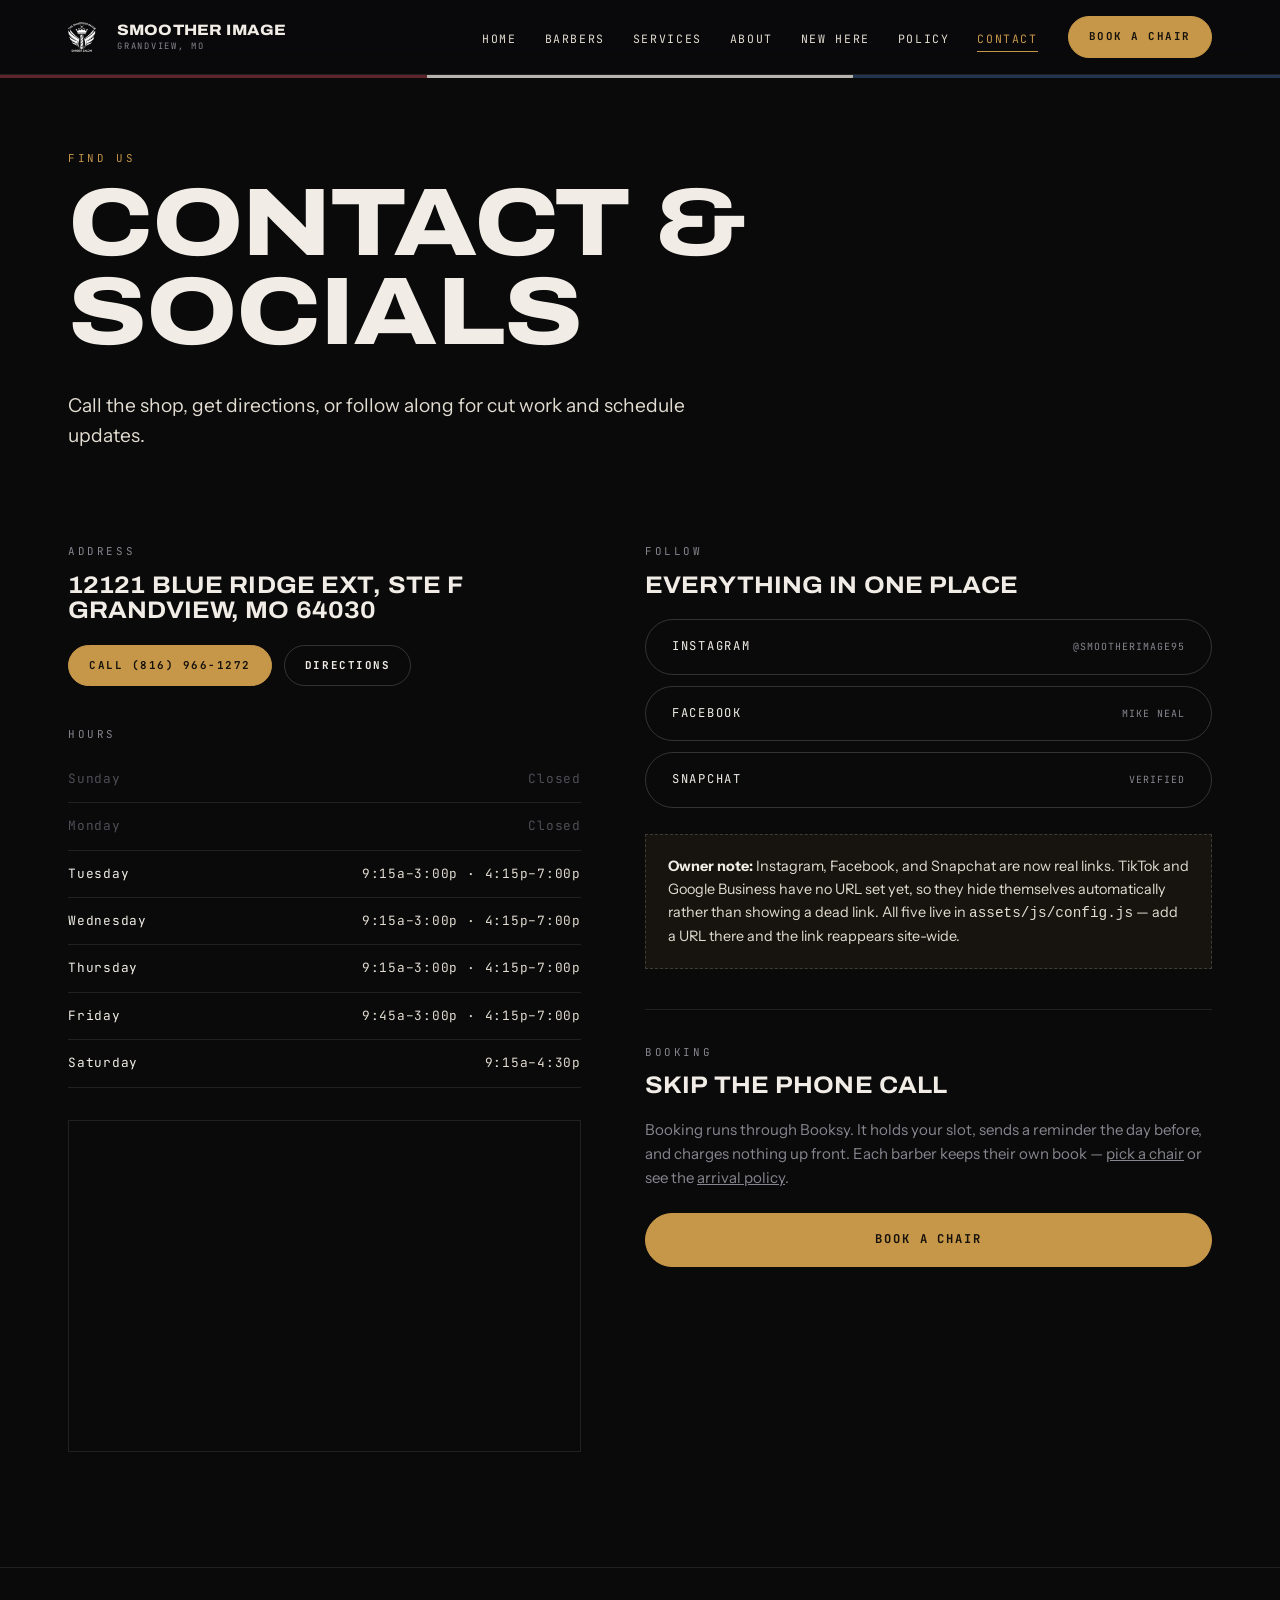
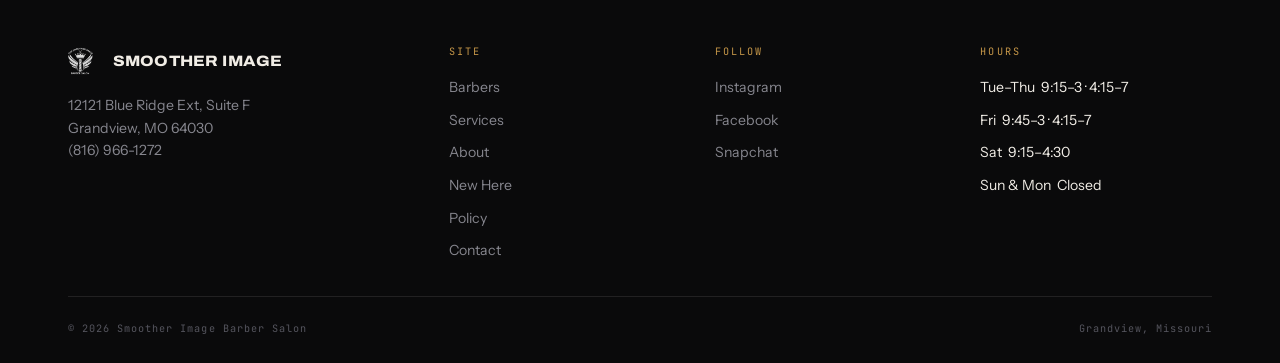
<file: contact.html>
<!DOCTYPE html>
<html lang="en">
<head>
<meta charset="UTF-8">
<meta name="viewport" content="width=device-width, initial-scale=1">
<title>Contact &amp; Socials | Smoother Image Barber Salon</title>
<meta name="description" content="Find Smoother Image Barber Salon in Grandview, MO. Address, hours, phone, and social links.">
<meta name="theme-color" content="#0A0A0B">
<meta property="og:title" content="Contact &amp; Socials | Smoother Image Barber Salon">
<meta property="og:description" content="Find Smoother Image Barber Salon in Grandview, MO. Address, hours, phone, and social links.">
<meta property="og:type" content="website">
<meta property="og:image" content="assets/img/og-image.jpg">
<meta name="twitter:card" content="summary_large_image">
<link rel="icon" type="image/png" sizes="32x32" href="assets/img/favicon-32.png">
<link rel="icon" type="image/png" sizes="16x16" href="assets/img/favicon-16.png">
<link rel="apple-touch-icon" href="assets/img/apple-touch-icon.png">
<link rel="manifest" href="site.webmanifest">
<link rel="preconnect" href="https://fonts.googleapis.com">
<link rel="preconnect" href="https://fonts.gstatic.com" crossorigin>
<link href="https://fonts.googleapis.com/css2?family=Archivo:wdth,wght@62..125,300..900&family=Instrument+Sans:wght@400;500;600;700&family=JetBrains+Mono:wght@400;700&display=swap" rel="stylesheet">
<link rel="stylesheet" href="assets/css/app.css">
</head>
<body>
<a class="skip" href="#main">Skip to content</a>

<header class="topbar">
  <div class="shell">
    <a class="mark" href="index.html">
      <img src="assets/img/icon-mark.png" alt="">
      <span class="mark-txt">Smoother Image<em>Grandview, MO</em></span>
    </a>
    <nav class="nav" aria-label="Main">
      <ul class="nav-links">
        <li><a href="index.html">Home</a></li>
        <li><a href="barbers.html">Barbers</a></li>
        <li><a href="services.html">Services</a></li>
        <li><a href="about.html">About</a></li>
        <li><a href="new-here.html">New Here</a></li>
        <li><a href="policy.html">Policy</a></li>
        <li><a href="contact.html" class="is-current">Contact</a></li>
      </ul>
      <a class="btn btn--brass btn--sm" data-book="general" href="#">Book a chair</a>
      <button class="burger" aria-label="Menu" aria-expanded="false"><i></i><i></i><i></i></button>
    </nav>
  </div>
</header>
<div class="pole-rule"></div>

<main id="main">

<section class="band slim">
  <div class="shell">
    <span class="label">Find Us</span>
    <h1 style="max-width:12ch">Contact &amp; socials</h1>
    <p class="lede">Call the shop, get directions, or follow along for cut work and schedule updates.</p>
  </div>
</section>

<section class="band" style="padding-top:0">
  <div class="shell cols cols-split" style="align-items:start;gap:clamp(36px,5vw,72px)">

    <div class="reveal">
      <span class="label dim">Address</span>
      <h3>12121 Blue Ridge Ext, Ste F<br>Grandview, MO 64030</h3>
      <div style="display:flex;gap:12px;flex-wrap:wrap;margin:22px 0 40px">
        <a class="btn btn--brass btn--sm" href="tel:+18169661272">Call (816) 966-1272</a>
        <a class="btn btn--line btn--sm" href="https://www.google.com/maps/search/?api=1&query=12121+Blue+Ridge+Ext+Suite+F+Grandview+MO+64030" target="_blank" rel="noopener">Directions</a>
      </div>

      <span class="label dim">Hours</span>
      <table class="hours">
        <tr class="off"><td>Sunday</td><td>Closed</td></tr>
        <tr class="off"><td>Monday</td><td>Closed</td></tr>
        <tr><td>Tuesday</td><td>9:15a&ndash;3:00p &middot; 4:15p&ndash;7:00p</td></tr>
        <tr><td>Wednesday</td><td>9:15a&ndash;3:00p &middot; 4:15p&ndash;7:00p</td></tr>
        <tr><td>Thursday</td><td>9:15a&ndash;3:00p &middot; 4:15p&ndash;7:00p</td></tr>
        <tr><td>Friday</td><td>9:45a&ndash;3:00p &middot; 4:15p&ndash;7:00p</td></tr>
        <tr><td>Saturday</td><td>9:15a&ndash;4:30p</td></tr>
      </table>

      <div class="map" style="margin-top:32px">
        <iframe
          src="https://www.google.com/maps?q=12121+Blue+Ridge+Ext+Suite+F,+Grandview,+MO+64030&output=embed"
          loading="lazy" referrerpolicy="no-referrer-when-downgrade"
          title="Map to Smoother Image Barber Salon"></iframe>
      </div>
    </div>

    <div class="reveal">
      <span class="label dim">Follow</span>
      <h3 style="margin-bottom:.9em">Everything in one place</h3>
      <div class="tree">
        <a data-social="instagram" href="#">Instagram <i>@smootherimage95</i></a>
        <a data-social="facebook" href="#">Facebook <i>Mike Neal</i></a>
        <a data-social="tiktok" href="#">TikTok <i>@placeholder</i></a>
        <a data-social="snapchat" href="#">Snapchat <i>verified</i></a>
        <a data-social="google" href="#">Google Business <i>reviews</i></a>
      </div>

      <div class="flag on-dark" style="margin-top:26px">
        <strong>Owner note:</strong> Instagram, Facebook, and Snapchat are now real links. TikTok and Google Business have no URL set yet, so they hide themselves automatically rather than showing a dead link. All five live in <code>assets/js/config.js</code> &mdash; add a URL there and the link reappears site-wide.
      </div>

      <div style="margin-top:40px;padding-top:34px;border-top:1px solid var(--hairline)">
        <span class="label dim">Booking</span>
        <h3 style="margin-bottom:.8em">Skip the phone call</h3>
        <p class="muted" style="font-size:.94rem">Booking runs through Booksy. It holds your slot, sends a reminder the day before, and charges nothing up front. Each barber keeps their own book &mdash; <a href="barbers.html" style="text-decoration:underline">pick a chair</a> or see the <a href="policy.html" style="text-decoration:underline">arrival policy</a>.</p>
        <a class="btn btn--brass btn--full" data-book="general" href="#" style="margin-top:8px">Book a chair</a>
      </div>
    </div>

  </div>
</section>

</main>

<footer class="foot">
  <div class="shell">
    <div class="foot-grid">
      <div>
        <div class="foot-mark">
          <img src="assets/img/icon-mark.png" alt="">
          <span class="mark-txt">Smoother Image</span>
        </div>
        <p class="foot-addr">12121 Blue Ridge Ext, Suite F<br>Grandview, MO 64030<br><a href="tel:+18169661272">(816) 966-1272</a></p>
      </div>
      <div>
        <h4>Site</h4>
        <ul>
          <li><a href="barbers.html">Barbers</a></li>
          <li><a href="services.html">Services</a></li>
          <li><a href="about.html">About</a></li>
          <li><a href="new-here.html">New Here</a></li>
          <li><a href="policy.html">Policy</a></li>
          <li><a href="contact.html">Contact</a></li>
        </ul>
      </div>
      <div>
        <h4>Follow</h4>
        <ul>
          <li><a data-social="instagram" href="#">Instagram</a></li>
          <li><a data-social="facebook" href="#">Facebook</a></li>
          <li><a data-social="tiktok" href="#">TikTok</a></li>
          <li><a data-social="snapchat" href="#">Snapchat</a></li>
        </ul>
      </div>
      <div>
        <h4>Hours</h4>
        <ul>
          <li>Tue&ndash;Thu &nbsp;9:15&ndash;3 &middot; 4:15&ndash;7</li>
          <li>Fri &nbsp;9:45&ndash;3 &middot; 4:15&ndash;7</li>
          <li>Sat &nbsp;9:15&ndash;4:30</li>
          <li>Sun &amp; Mon &nbsp;Closed</li>
        </ul>
      </div>
    </div>
    <div class="foot-base">
      <span>&copy; <span data-year></span> Smoother Image Barber Salon</span>
      <span>Grandview, Missouri</span>
    </div>
  </div>
</footer>

<div class="dock"><a class="btn btn--brass btn--full" data-book="general" href="#">Book a chair</a></div>

<script src="assets/js/config.js"></script>
<script src="assets/js/app.js"></script>
</body>
</html>
</file>
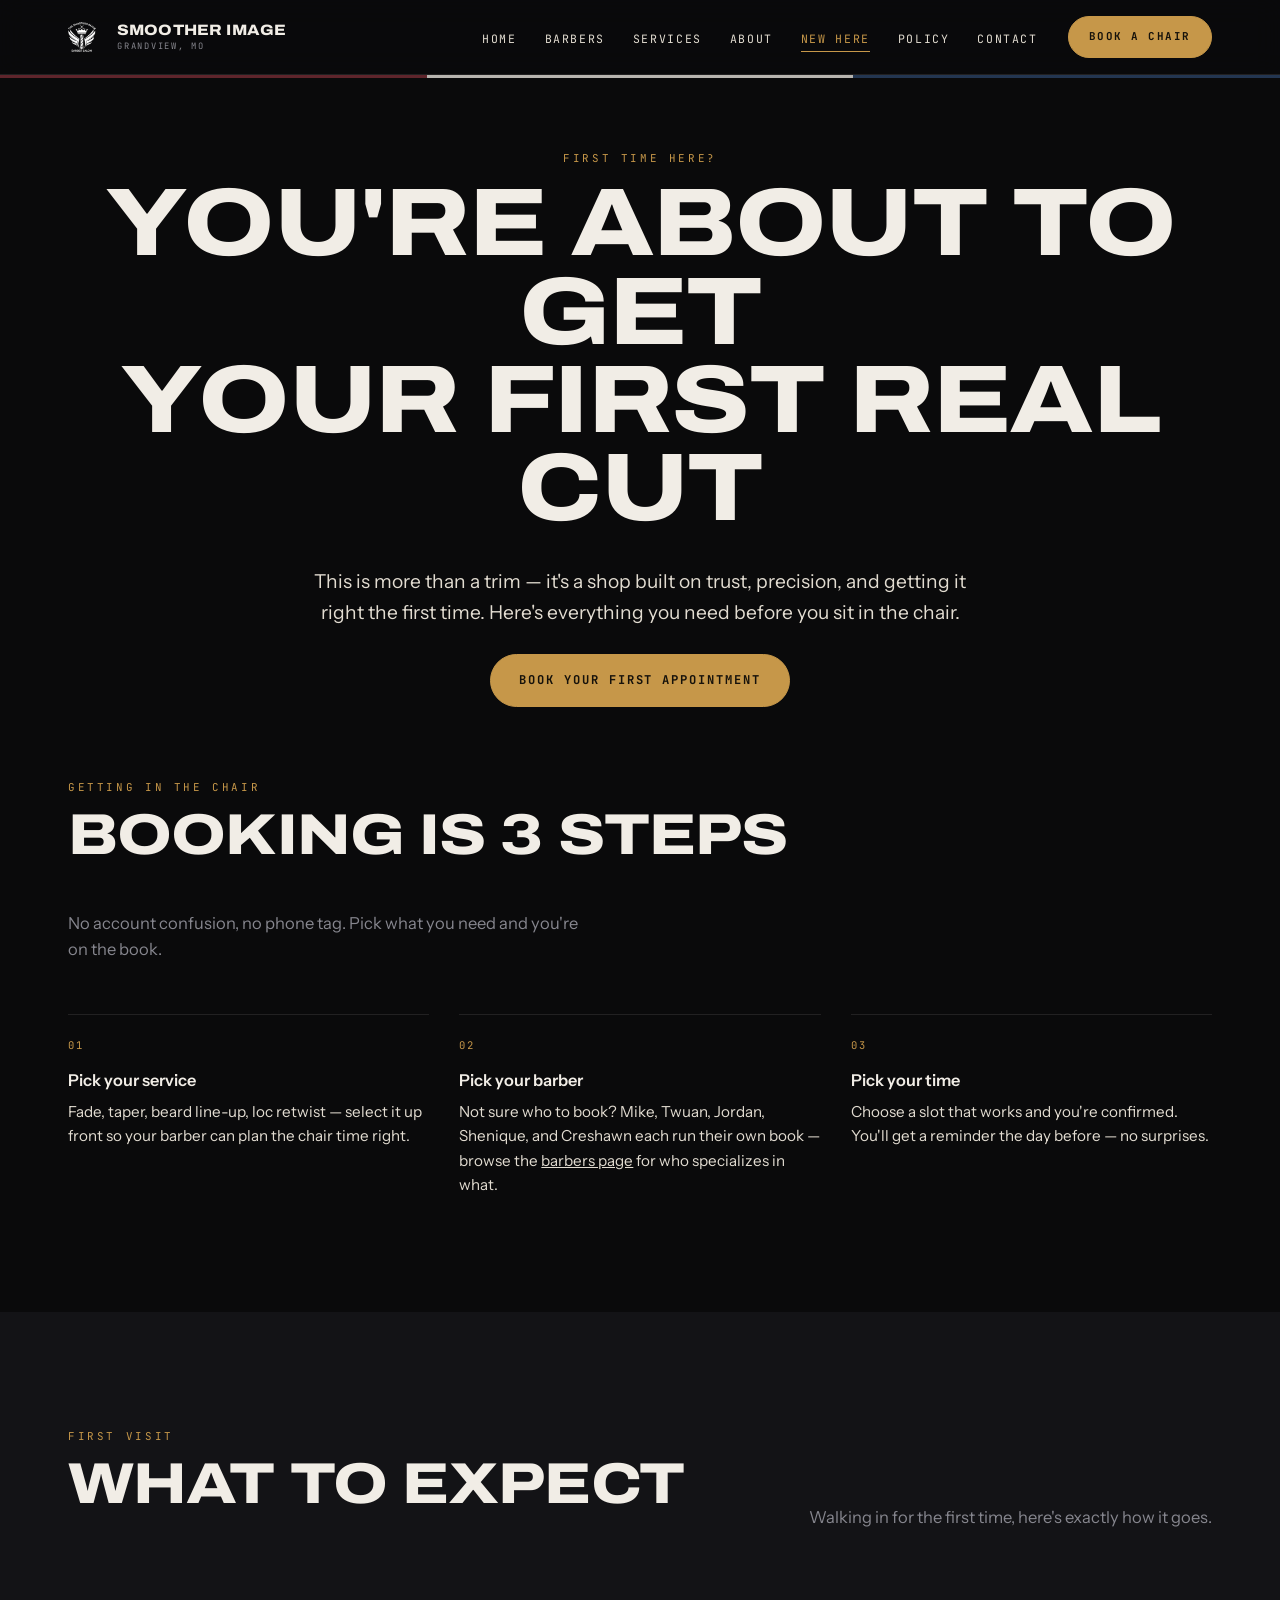
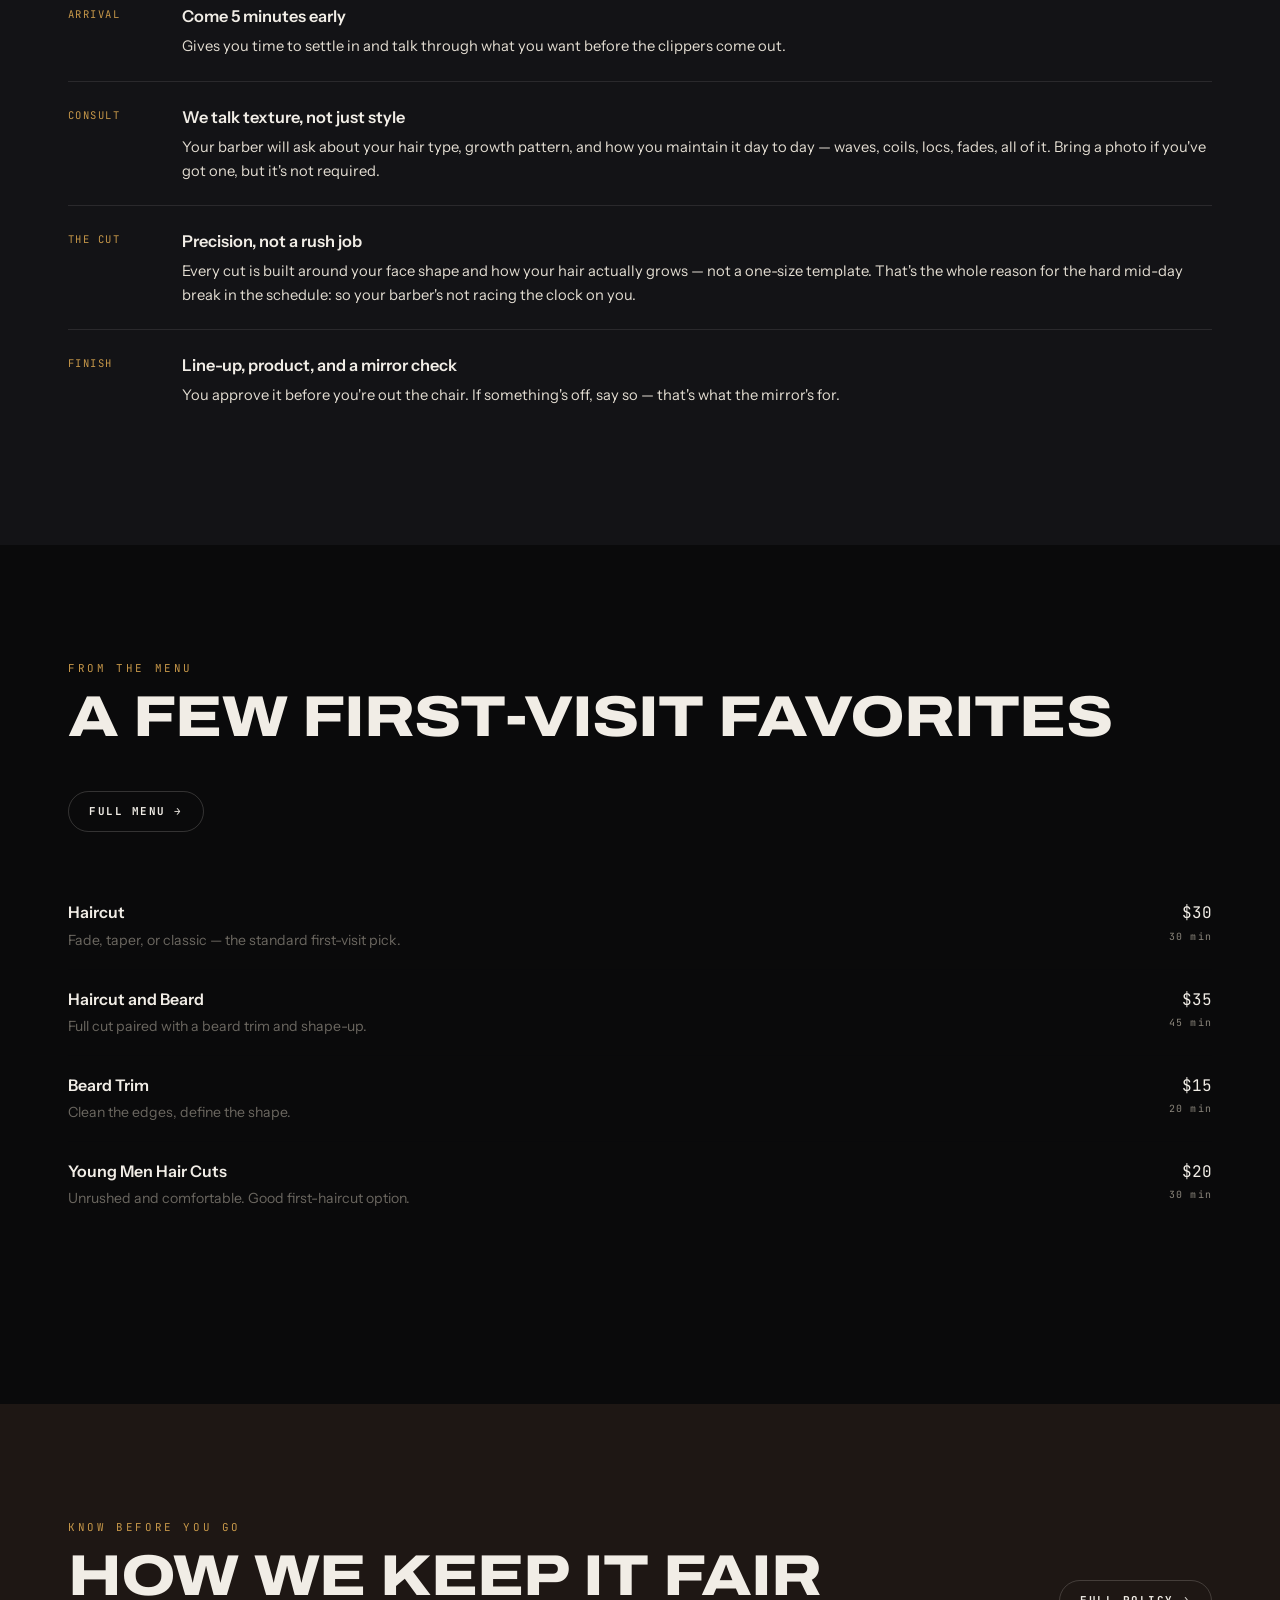
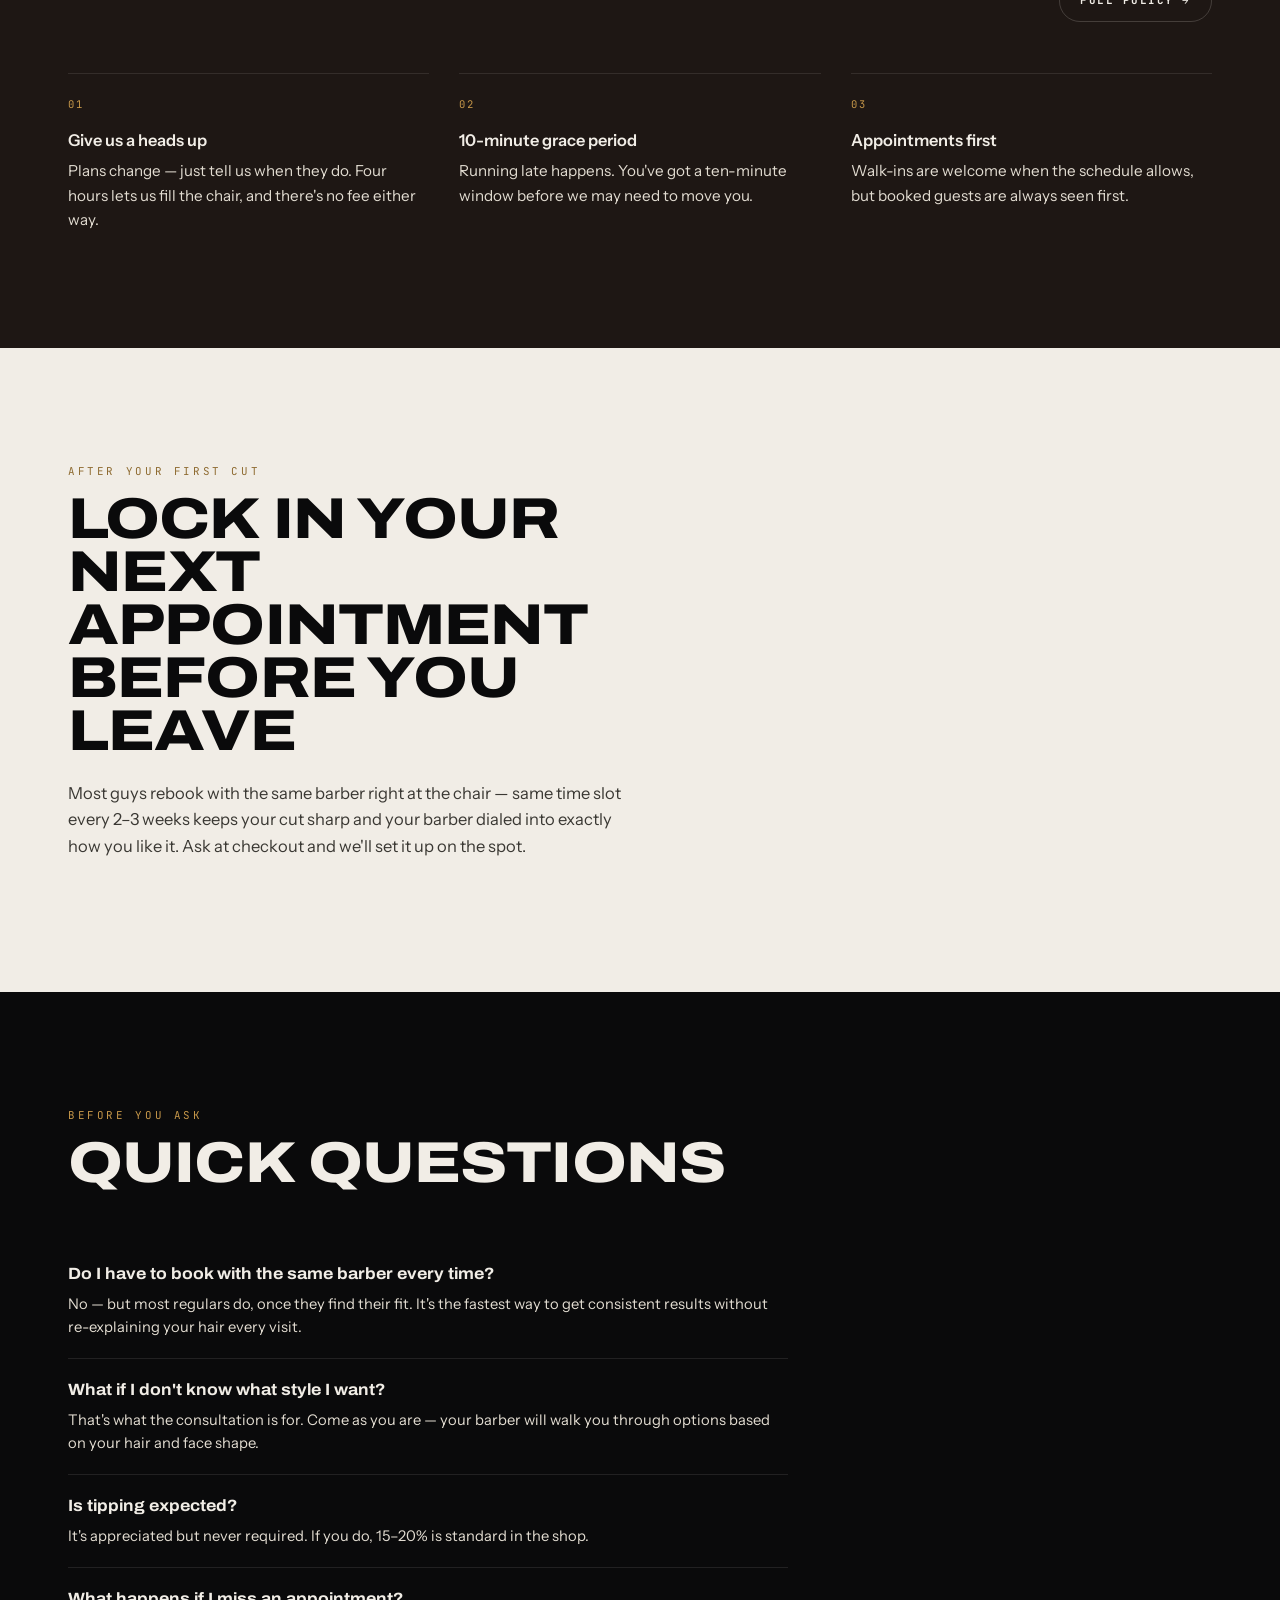
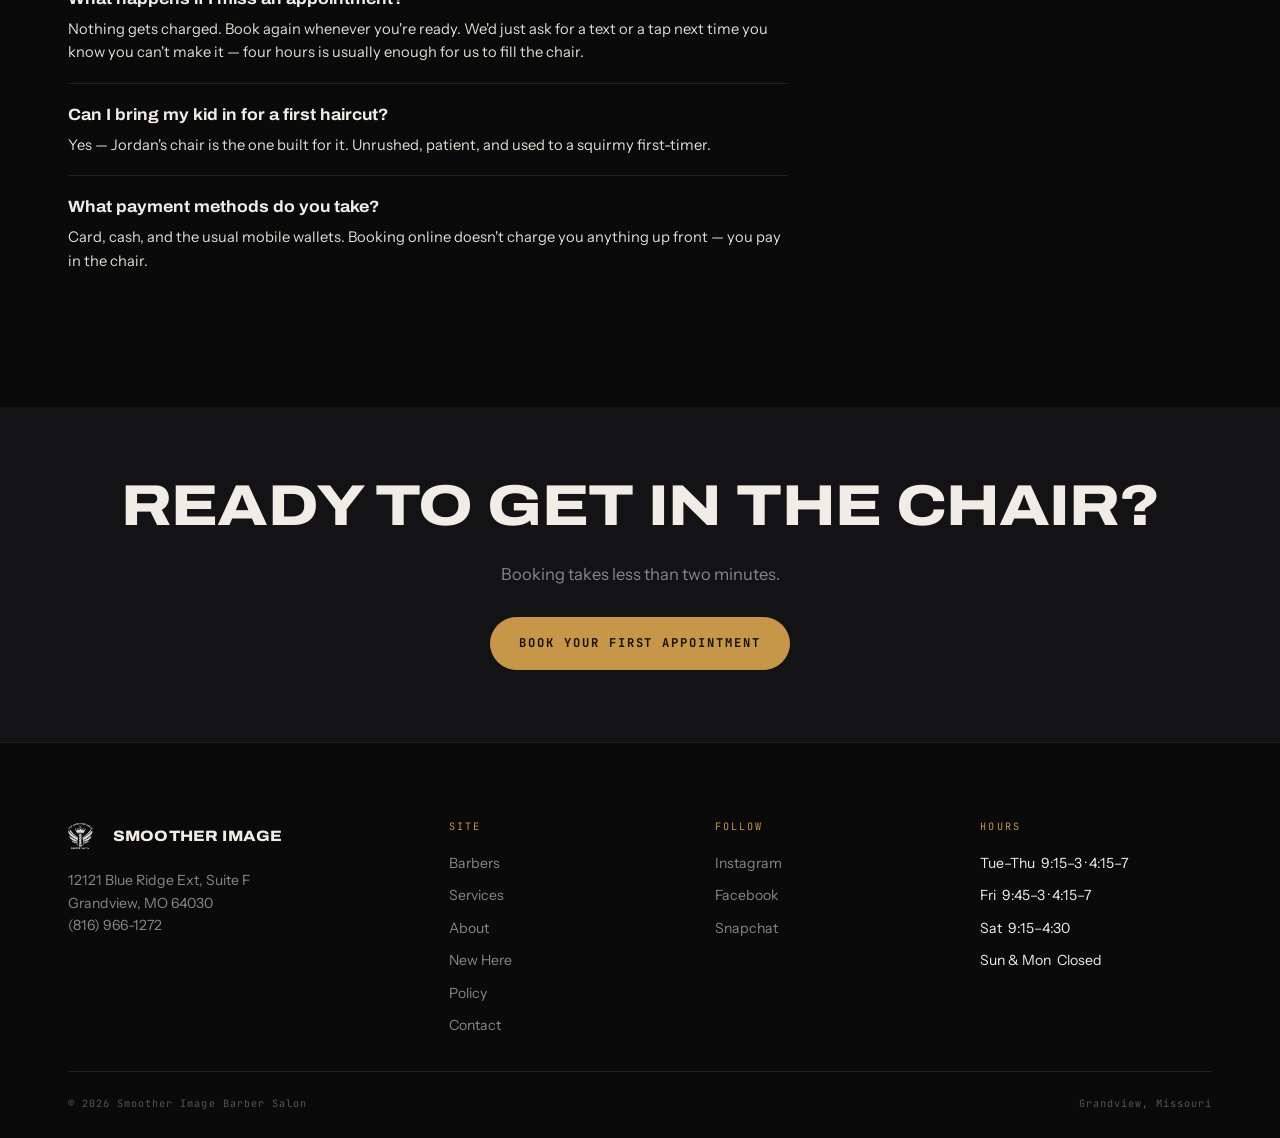
<file: new-here.html>
<!DOCTYPE html>
<html lang="en">
<head>
<meta charset="UTF-8">
<meta name="viewport" content="width=device-width, initial-scale=1">
<title>New Here? | Smoother Image Barber Salon</title>
<meta name="description" content="First time at Smoother Image? Here's how booking works, what to expect in the chair, and the ground rules that keep every guest's time respected.">
<meta name="theme-color" content="#0A0A0B">
<meta property="og:title" content="New Here? | Smoother Image Barber Salon">
<meta property="og:description" content="First time at Smoother Image? Here's how booking works, what to expect in the chair, and the ground rules that keep every guest's time respected.">
<meta property="og:type" content="website">
<meta property="og:image" content="assets/img/og-image.jpg">
<meta name="twitter:card" content="summary_large_image">
<link rel="icon" type="image/png" sizes="32x32" href="assets/img/favicon-32.png">
<link rel="icon" type="image/png" sizes="16x16" href="assets/img/favicon-16.png">
<link rel="apple-touch-icon" href="assets/img/apple-touch-icon.png">
<link rel="manifest" href="site.webmanifest">
<link rel="preconnect" href="https://fonts.googleapis.com">
<link rel="preconnect" href="https://fonts.gstatic.com" crossorigin>
<link href="https://fonts.googleapis.com/css2?family=Archivo:wdth,wght@62..125,300..900&family=Instrument+Sans:wght@400;500;600;700&family=JetBrains+Mono:wght@400;700&display=swap" rel="stylesheet">
<link rel="stylesheet" href="assets/css/app.css">
</head>
<body>
<a class="skip" href="#main">Skip to content</a>

<header class="topbar">
  <div class="shell">
    <a class="mark" href="index.html">
      <img src="assets/img/icon-mark.png" alt="">
      <span class="mark-txt">Smoother Image<em>Grandview, MO</em></span>
    </a>
    <nav class="nav" aria-label="Main">
      <ul class="nav-links">
        <li><a href="index.html">Home</a></li>
        <li><a href="barbers.html">Barbers</a></li>
        <li><a href="services.html">Services</a></li>
        <li><a href="about.html">About</a></li>
        <li><a href="new-here.html" class="is-current">New Here</a></li>
        <li><a href="policy.html">Policy</a></li>
        <li><a href="contact.html">Contact</a></li>
      </ul>
      <a class="btn btn--brass btn--sm" data-book="general" href="#">Book a chair</a>
      <button class="burger" aria-label="Menu" aria-expanded="false"><i></i><i></i><i></i></button>
    </nav>
  </div>
</header>
<div class="pole-rule"></div>

<main id="main">

<section class="band slim">
  <div class="shell" style="text-align:center">
    <span class="label">First Time Here?</span>
    <h1 style="max-width:16ch;margin-inline:auto">You're about to get<br>your first real cut</h1>
    <p class="lede" style="margin-inline:auto">This is more than a trim &mdash; it's a shop built on trust, precision, and getting it right the first time. Here's everything you need before you sit in the chair.</p>
    <div style="margin-top:26px">
      <a class="btn btn--brass" data-book="general" href="#">Book your first appointment</a>
    </div>
  </div>
</section>

<section class="band" style="padding-top:0">
  <div class="shell">
    <div class="head reveal">
      <div>
        <span class="label">Getting In The Chair</span>
        <h2>Booking is 3 steps</h2>
      </div>
      <p class="muted">No account confusion, no phone tag. Pick what you need and you're on the book.</p>
    </div>
    <div class="cols cols-3 reveal">
      <div class="pillar">
        <span class="pnum">01</span>
        <h4>Pick your service</h4>
        <p>Fade, taper, beard line-up, loc retwist &mdash; select it up front so your barber can plan the chair time right.</p>
      </div>
      <div class="pillar">
        <span class="pnum">02</span>
        <h4>Pick your barber</h4>
        <p>Not sure who to book? Mike, Twuan, Jordan, Shenique, and Creshawn each run their own book &mdash; browse the <a href="barbers.html" style="text-decoration:underline">barbers page</a> for who specializes in what.</p>
      </div>
      <div class="pillar">
        <span class="pnum">03</span>
        <h4>Pick your time</h4>
        <p>Choose a slot that works and you're confirmed. You'll get a reminder the day before &mdash; no surprises.</p>
      </div>
    </div>
  </div>
</section>

<section class="band band--panel">
  <div class="shell">
    <div class="head reveal">
      <div>
        <span class="label">First Visit</span>
        <h2>What to expect</h2>
      </div>
      <p class="muted">Walking in for the first time, here's exactly how it goes.</p>
    </div>

    <div class="info-list reveal">
      <div class="info-row">
        <div class="info-tag">Arrival</div>
        <div>
          <h4>Come 5 minutes early</h4>
          <p>Gives you time to settle in and talk through what you want before the clippers come out.</p>
        </div>
      </div>
      <div class="info-row">
        <div class="info-tag">Consult</div>
        <div>
          <h4>We talk texture, not just style</h4>
          <p>Your barber will ask about your hair type, growth pattern, and how you maintain it day to day &mdash; waves, coils, locs, fades, all of it. Bring a photo if you've got one, but it's not required.</p>
        </div>
      </div>
      <div class="info-row">
        <div class="info-tag">The Cut</div>
        <div>
          <h4>Precision, not a rush job</h4>
          <p>Every cut is built around your face shape and how your hair actually grows &mdash; not a one-size template. That's the whole reason for the hard mid-day break in the schedule: so your barber's not racing the clock on you.</p>
        </div>
      </div>
      <div class="info-row">
        <div class="info-tag">Finish</div>
        <div>
          <h4>Line-up, product, and a mirror check</h4>
          <p>You approve it before you're out the chair. If something's off, say so &mdash; that's what the mirror's for.</p>
        </div>
      </div>
    </div>
  </div>
</section>

<section class="band">
  <div class="shell">
    <div class="head reveal">
      <div>
        <span class="label">From The Menu</span>
        <h2>A few first-visit favorites</h2>
      </div>
      <a class="btn btn--line btn--sm" href="services.html">Full menu &rarr;</a>
    </div>
    <div class="menu-block reveal">
      <div class="line">
        <div><div class="line-name">Haircut</div><div class="line-desc">Fade, taper, or classic &mdash; the standard first-visit pick.</div></div>
        <div class="line-price">$30<em>30 min</em></div>
      </div>
      <div class="line">
        <div><div class="line-name">Haircut and Beard</div><div class="line-desc">Full cut paired with a beard trim and shape-up.</div></div>
        <div class="line-price">$35<em>45 min</em></div>
      </div>
      <div class="line">
        <div><div class="line-name">Beard Trim</div><div class="line-desc">Clean the edges, define the shape.</div></div>
        <div class="line-price">$15<em>20 min</em></div>
      </div>
      <div class="line">
        <div><div class="line-name">Young Men Hair Cuts</div><div class="line-desc">Unrushed and comfortable. Good first-haircut option.</div></div>
        <div class="line-price">$20<em>30 min</em></div>
      </div>
    </div>
  </div>
</section>

<section class="band band--leather">
  <div class="shell">
    <div class="head reveal">
      <div>
        <span class="label">Know Before You Go</span>
        <h2>How we keep it fair</h2>
      </div>
      <a class="btn btn--line btn--sm" href="policy.html">Full policy &rarr;</a>
    </div>
    <div class="cols cols-3 reveal">
      <div class="pillar">
        <span class="pnum">01</span>
        <h4>Give us a heads up</h4>
        <p>Plans change &mdash; just tell us when they do. Four hours lets us fill the chair, and there's no fee either way.</p>
      </div>
      <div class="pillar">
        <span class="pnum">02</span>
        <h4>10-minute grace period</h4>
        <p>Running late happens. You've got a ten-minute window before we may need to move you.</p>
      </div>
      <div class="pillar">
        <span class="pnum">03</span>
        <h4>Appointments first</h4>
        <p>Walk-ins are welcome when the schedule allows, but booked guests are always seen first.</p>
      </div>
    </div>
  </div>
</section>

<section class="band band--bone">
  <div class="shell reveal" style="display:flex;gap:24px;align-items:flex-start;flex-wrap:wrap">
    <div style="max-width:560px">
      <span class="label">After Your First Cut</span>
      <h2 style="margin-bottom:.4em">Lock in your next appointment before you leave</h2>
      <p>Most guys rebook with the same barber right at the chair &mdash; same time slot every 2&ndash;3 weeks keeps your cut sharp and your barber dialed into exactly how you like it. Ask at checkout and we'll set it up on the spot.</p>
    </div>
  </div>
</section>

<section class="band">
  <div class="shell">
    <div class="head reveal">
      <div>
        <span class="label">Before You Ask</span>
        <h2>Quick questions</h2>
      </div>
    </div>
    <div class="reveal" style="max-width:720px">
      <div class="faq-item">
        <div class="faq-q">Do I have to book with the same barber every time?</div>
        <p class="faq-a">No &mdash; but most regulars do, once they find their fit. It's the fastest way to get consistent results without re-explaining your hair every visit.</p>
      </div>
      <div class="faq-item">
        <div class="faq-q">What if I don't know what style I want?</div>
        <p class="faq-a">That's what the consultation is for. Come as you are &mdash; your barber will walk you through options based on your hair and face shape.</p>
      </div>
      <div class="faq-item">
        <div class="faq-q">Is tipping expected?</div>
        <p class="faq-a">It's appreciated but never required. If you do, 15&ndash;20% is standard in the shop.</p>
      </div>
      <div class="faq-item">
        <div class="faq-q">What happens if I miss an appointment?</div>
        <p class="faq-a">Nothing gets charged. Book again whenever you're ready. We'd just ask for a text or a tap next time you know you can't make it &mdash; four hours is usually enough for us to fill the chair.</p>
      </div>
      <div class="faq-item">
        <div class="faq-q">Can I bring my kid in for a first haircut?</div>
        <p class="faq-a">Yes &mdash; Jordan's chair is the one built for it. Unrushed, patient, and used to a squirmy first-timer.</p>
      </div>
      <div class="faq-item">
        <div class="faq-q">What payment methods do you take?</div>
        <p class="faq-a">Card, cash, and the usual mobile wallets. Booking online doesn't charge you anything up front &mdash; you pay in the chair.</p>
      </div>
    </div>
  </div>
</section>

<section class="band slim" style="background:var(--panel)">
  <div class="shell" style="text-align:center">
    <h2 style="margin-bottom:.5em">Ready to get in the chair?</h2>
    <p class="muted" style="max-width:46ch;margin:0 auto 30px">Booking takes less than two minutes.</p>
    <a class="btn btn--brass" data-book="general" href="#">Book your first appointment</a>
  </div>
</section>

</main>

<footer class="foot">
  <div class="shell">
    <div class="foot-grid">
      <div>
        <div class="foot-mark">
          <img src="assets/img/icon-mark.png" alt="">
          <span class="mark-txt">Smoother Image</span>
        </div>
        <p class="foot-addr">12121 Blue Ridge Ext, Suite F<br>Grandview, MO 64030<br><a href="tel:+18169661272">(816) 966-1272</a></p>
      </div>
      <div>
        <h4>Site</h4>
        <ul>
          <li><a href="barbers.html">Barbers</a></li>
          <li><a href="services.html">Services</a></li>
          <li><a href="about.html">About</a></li>
          <li><a href="new-here.html">New Here</a></li>
          <li><a href="policy.html">Policy</a></li>
          <li><a href="contact.html">Contact</a></li>
        </ul>
      </div>
      <div>
        <h4>Follow</h4>
        <ul>
          <li><a data-social="instagram" href="#">Instagram</a></li>
          <li><a data-social="facebook" href="#">Facebook</a></li>
          <li><a data-social="tiktok" href="#">TikTok</a></li>
          <li><a data-social="snapchat" href="#">Snapchat</a></li>
        </ul>
      </div>
      <div>
        <h4>Hours</h4>
        <ul>
          <li>Tue&ndash;Thu &nbsp;9:15&ndash;3 &middot; 4:15&ndash;7</li>
          <li>Fri &nbsp;9:45&ndash;3 &middot; 4:15&ndash;7</li>
          <li>Sat &nbsp;9:15&ndash;4:30</li>
          <li>Sun &amp; Mon &nbsp;Closed</li>
        </ul>
      </div>
    </div>
    <div class="foot-base">
      <span>&copy; <span data-year></span> Smoother Image Barber Salon</span>
      <span>Grandview, Missouri</span>
    </div>
  </div>
</footer>

<div class="dock"><a class="btn btn--brass btn--full" data-book="general" href="#">Book a chair</a></div>

<script src="assets/js/config.js"></script>
<script src="assets/js/app.js"></script>
</body>
</html>
</file>
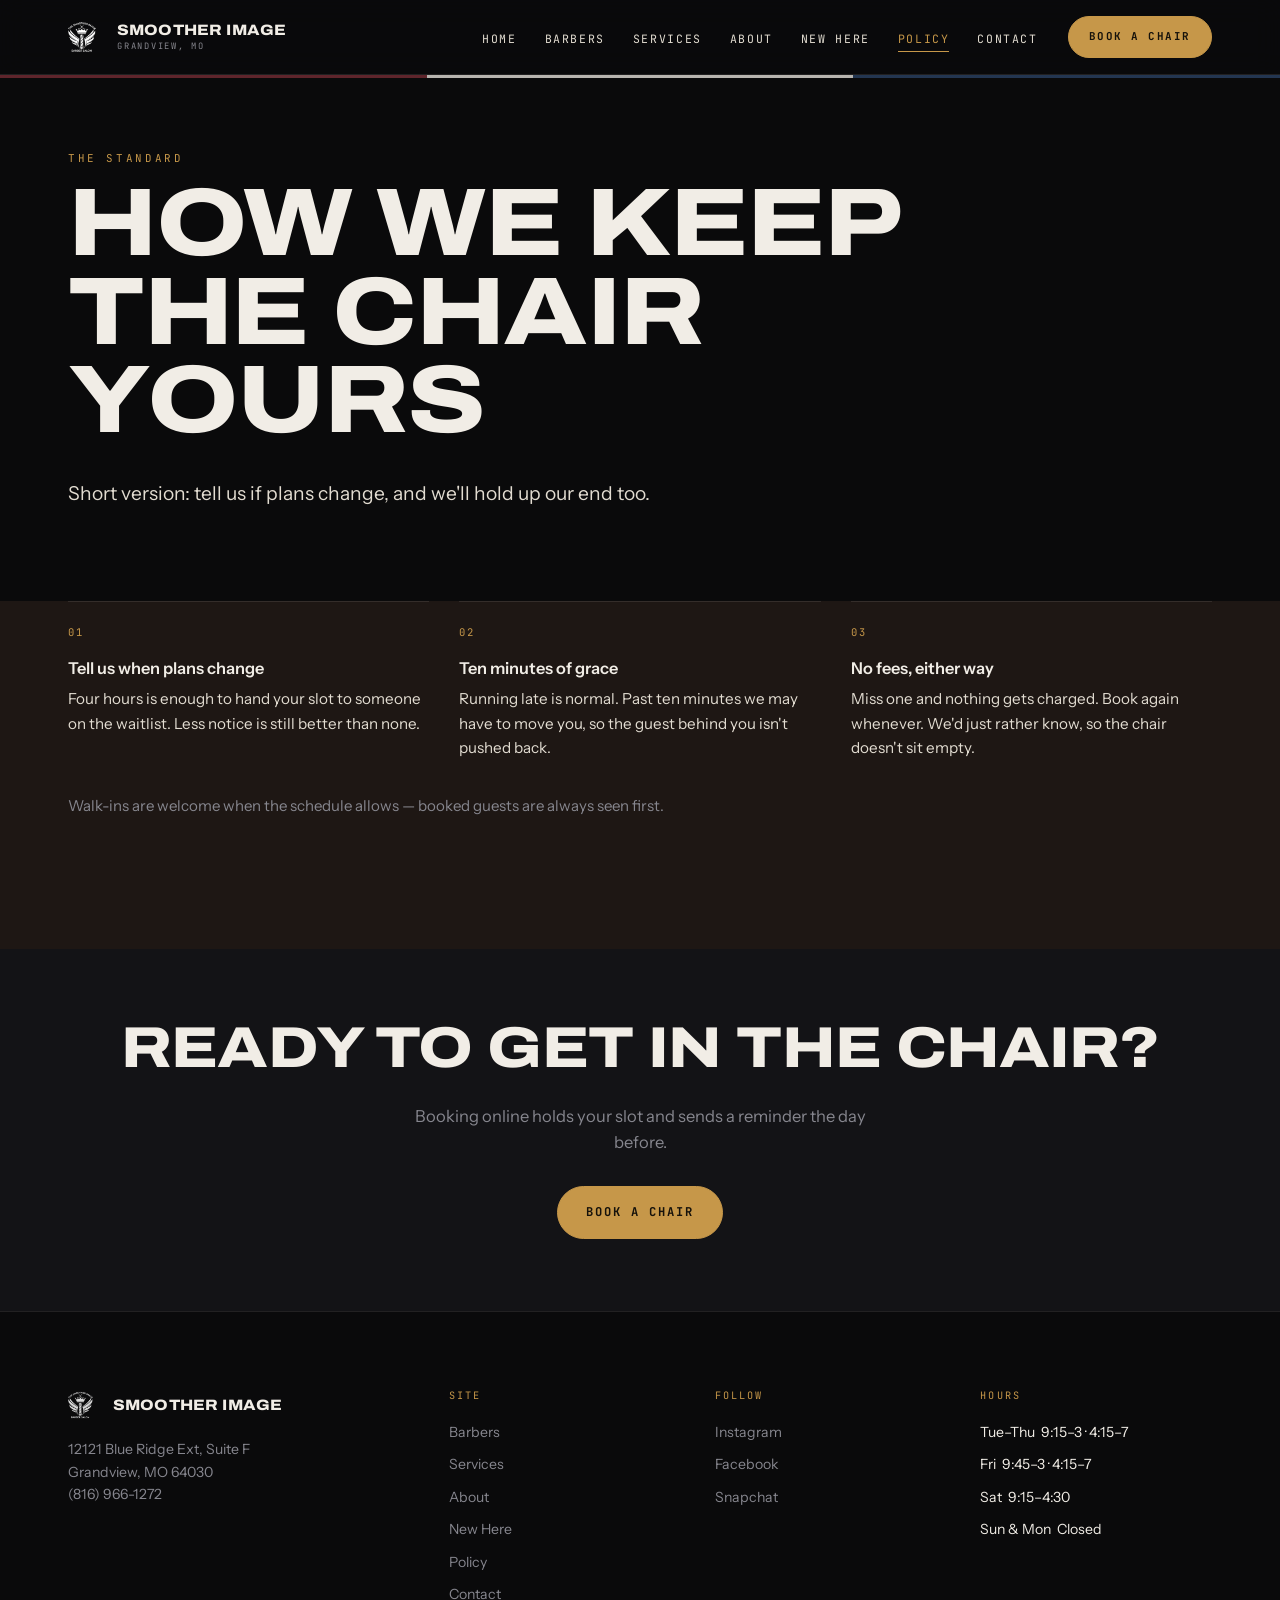
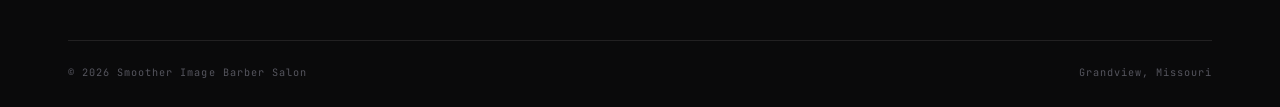
<file: policy.html>
<!DOCTYPE html>
<html lang="en">
<head>
<meta charset="UTF-8">
<meta name="viewport" content="width=device-width, initial-scale=1">
<title>Salon Policy | Smoother Image Barber Salon</title>
<meta name="description" content="Cancellation and arrival policy for Smoother Image Barber Salon in Grandview, MO. No cancellation fees — just give us a heads up.">
<meta name="theme-color" content="#0A0A0B">
<meta property="og:title" content="Salon Policy | Smoother Image Barber Salon">
<meta property="og:description" content="Cancellation and arrival policy for Smoother Image Barber Salon in Grandview, MO. No cancellation fees — just give us a heads up.">
<meta property="og:type" content="website">
<meta property="og:image" content="assets/img/og-image.jpg">
<meta name="twitter:card" content="summary_large_image">
<link rel="icon" type="image/png" sizes="32x32" href="assets/img/favicon-32.png">
<link rel="icon" type="image/png" sizes="16x16" href="assets/img/favicon-16.png">
<link rel="apple-touch-icon" href="assets/img/apple-touch-icon.png">
<link rel="manifest" href="site.webmanifest">
<link rel="preconnect" href="https://fonts.googleapis.com">
<link rel="preconnect" href="https://fonts.gstatic.com" crossorigin>
<link href="https://fonts.googleapis.com/css2?family=Archivo:wdth,wght@62..125,300..900&family=Instrument+Sans:wght@400;500;600;700&family=JetBrains+Mono:wght@400;700&display=swap" rel="stylesheet">
<link rel="stylesheet" href="assets/css/app.css">
</head>
<body>
<a class="skip" href="#main">Skip to content</a>

<header class="topbar">
  <div class="shell">
    <a class="mark" href="index.html">
      <img src="assets/img/icon-mark.png" alt="">
      <span class="mark-txt">Smoother Image<em>Grandview, MO</em></span>
    </a>
    <nav class="nav" aria-label="Main">
      <ul class="nav-links">
        <li><a href="index.html">Home</a></li>
        <li><a href="barbers.html">Barbers</a></li>
        <li><a href="services.html">Services</a></li>
        <li><a href="about.html">About</a></li>
        <li><a href="new-here.html">New Here</a></li>
        <li><a href="policy.html" class="is-current">Policy</a></li>
        <li><a href="contact.html">Contact</a></li>
      </ul>
      <a class="btn btn--brass btn--sm" data-book="general" href="#">Book a chair</a>
      <button class="burger" aria-label="Menu" aria-expanded="false"><i></i><i></i><i></i></button>
    </nav>
  </div>
</header>
<div class="pole-rule"></div>

<main id="main">

<section class="band slim">
  <div class="shell">
    <span class="label">The Standard</span>
    <h1 style="max-width:14ch">How we keep the chair yours</h1>
    <p class="lede">Short version: tell us if plans change, and we'll hold up our end too.</p>
  </div>
</section>

<section class="band band--leather" style="padding-top:0">
  <div class="shell">
    <div class="cols cols-3 reveal">
      <div class="pillar">
        <span class="pnum">01</span>
        <h4>Tell us when plans change</h4>
        <p>Four hours is enough to hand your slot to someone on the waitlist. Less notice is still better than none.</p>
      </div>
      <div class="pillar">
        <span class="pnum">02</span>
        <h4>Ten minutes of grace</h4>
        <p>Running late is normal. Past ten minutes we may have to move you, so the guest behind you isn't pushed back.</p>
      </div>
      <div class="pillar">
        <span class="pnum">03</span>
        <h4>No fees, either way</h4>
        <p>Miss one and nothing gets charged. Book again whenever. We'd just rather know, so the chair doesn't sit empty.</p>
      </div>
    </div>

    <p class="muted" style="margin-top:34px;font-size:.94rem">Walk-ins are welcome when the schedule allows &mdash; booked guests are always seen first.</p>
  </div>
</section>

<section class="band slim" style="background:var(--panel)">
  <div class="shell" style="text-align:center">
    <h2 style="margin-bottom:.5em">Ready to get in the chair?</h2>
    <p class="muted" style="max-width:46ch;margin:0 auto 30px">Booking online holds your slot and sends a reminder the day before.</p>
    <a class="btn btn--brass" data-book="general" href="#">Book a chair</a>
  </div>
</section>

</main>

<footer class="foot">
  <div class="shell">
    <div class="foot-grid">
      <div>
        <div class="foot-mark">
          <img src="assets/img/icon-mark.png" alt="">
          <span class="mark-txt">Smoother Image</span>
        </div>
        <p class="foot-addr">12121 Blue Ridge Ext, Suite F<br>Grandview, MO 64030<br><a href="tel:+18169661272">(816) 966-1272</a></p>
      </div>
      <div>
        <h4>Site</h4>
        <ul>
          <li><a href="barbers.html">Barbers</a></li>
          <li><a href="services.html">Services</a></li>
          <li><a href="about.html">About</a></li>
          <li><a href="new-here.html">New Here</a></li>
          <li><a href="policy.html">Policy</a></li>
          <li><a href="contact.html">Contact</a></li>
        </ul>
      </div>
      <div>
        <h4>Follow</h4>
        <ul>
          <li><a data-social="instagram" href="#">Instagram</a></li>
          <li><a data-social="facebook" href="#">Facebook</a></li>
          <li><a data-social="tiktok" href="#">TikTok</a></li>
          <li><a data-social="snapchat" href="#">Snapchat</a></li>
        </ul>
      </div>
      <div>
        <h4>Hours</h4>
        <ul>
          <li>Tue&ndash;Thu &nbsp;9:15&ndash;3 &middot; 4:15&ndash;7</li>
          <li>Fri &nbsp;9:45&ndash;3 &middot; 4:15&ndash;7</li>
          <li>Sat &nbsp;9:15&ndash;4:30</li>
          <li>Sun &amp; Mon &nbsp;Closed</li>
        </ul>
      </div>
    </div>
    <div class="foot-base">
      <span>&copy; <span data-year></span> Smoother Image Barber Salon</span>
      <span>Grandview, Missouri</span>
    </div>
  </div>
</footer>

<div class="dock"><a class="btn btn--brass btn--full" data-book="general" href="#">Book a chair</a></div>

<script src="assets/js/config.js"></script>
<script src="assets/js/app.js"></script>
</body>
</html>
</file>
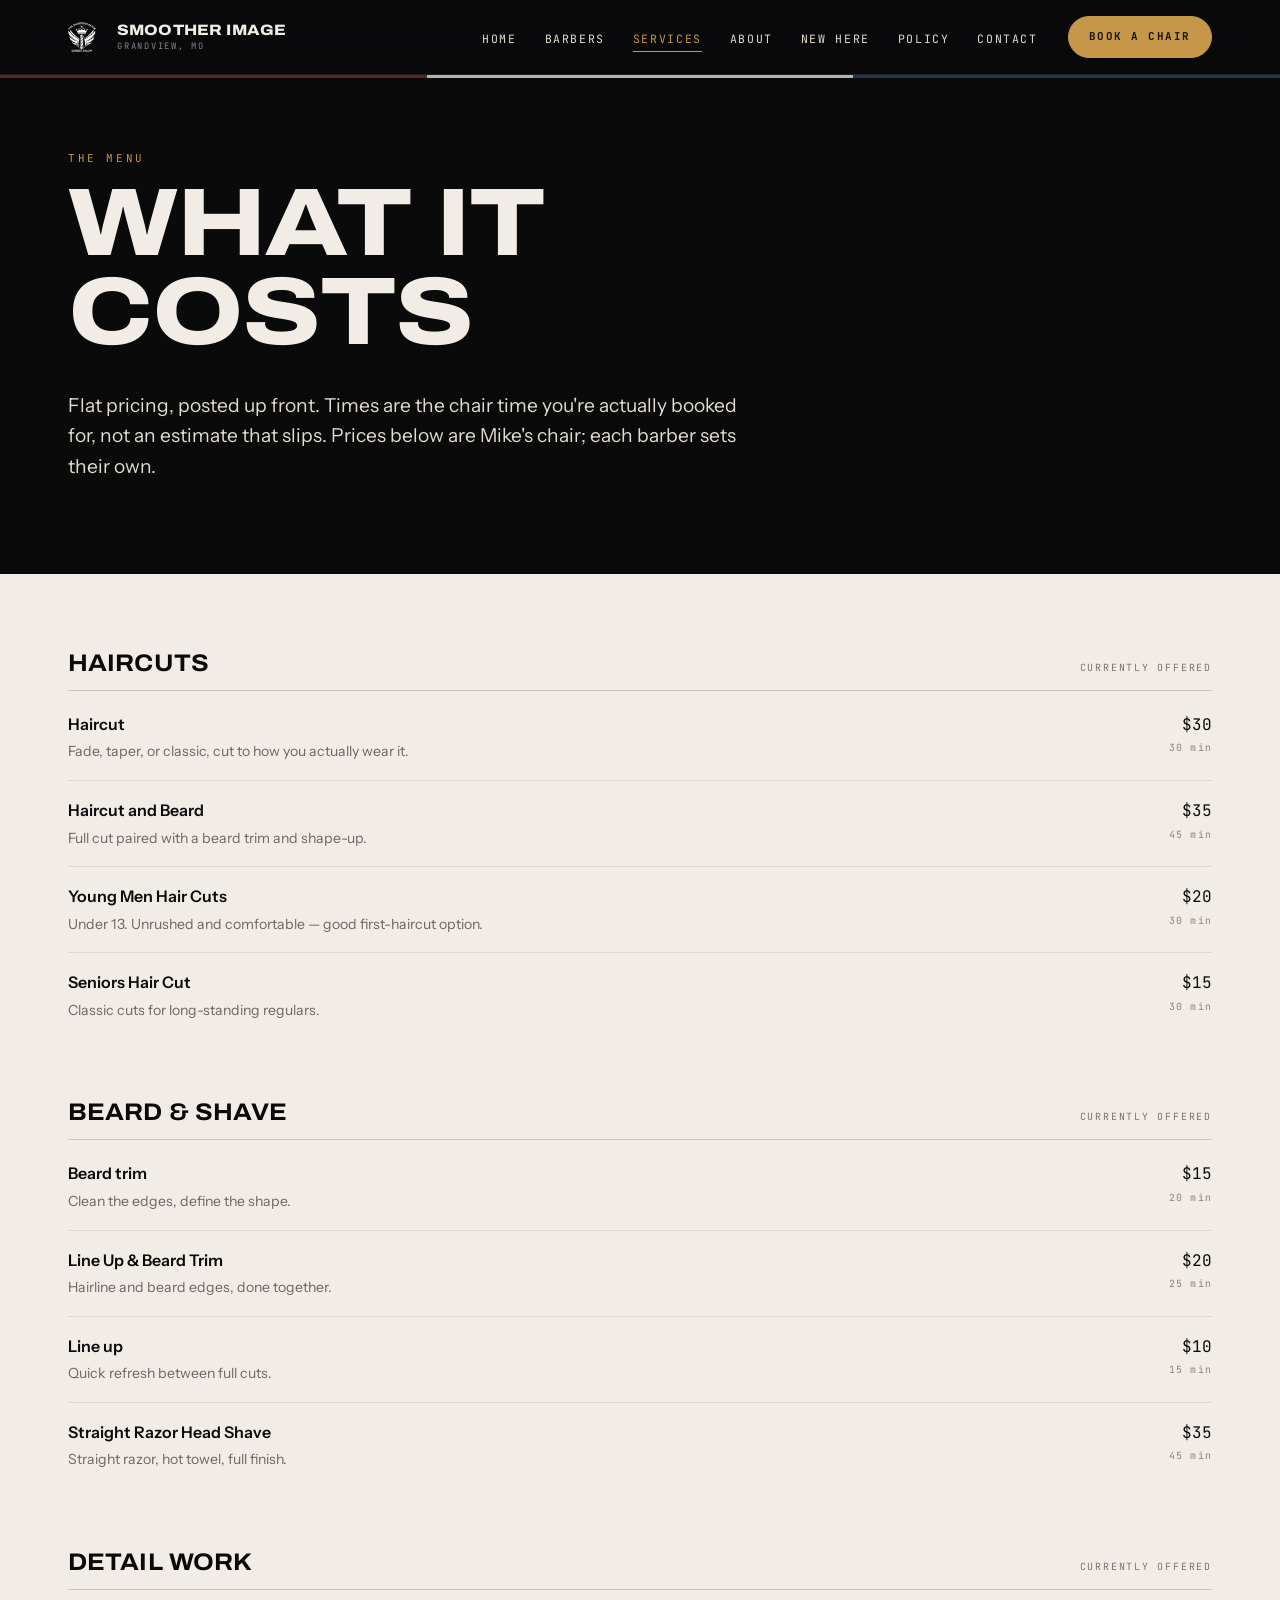
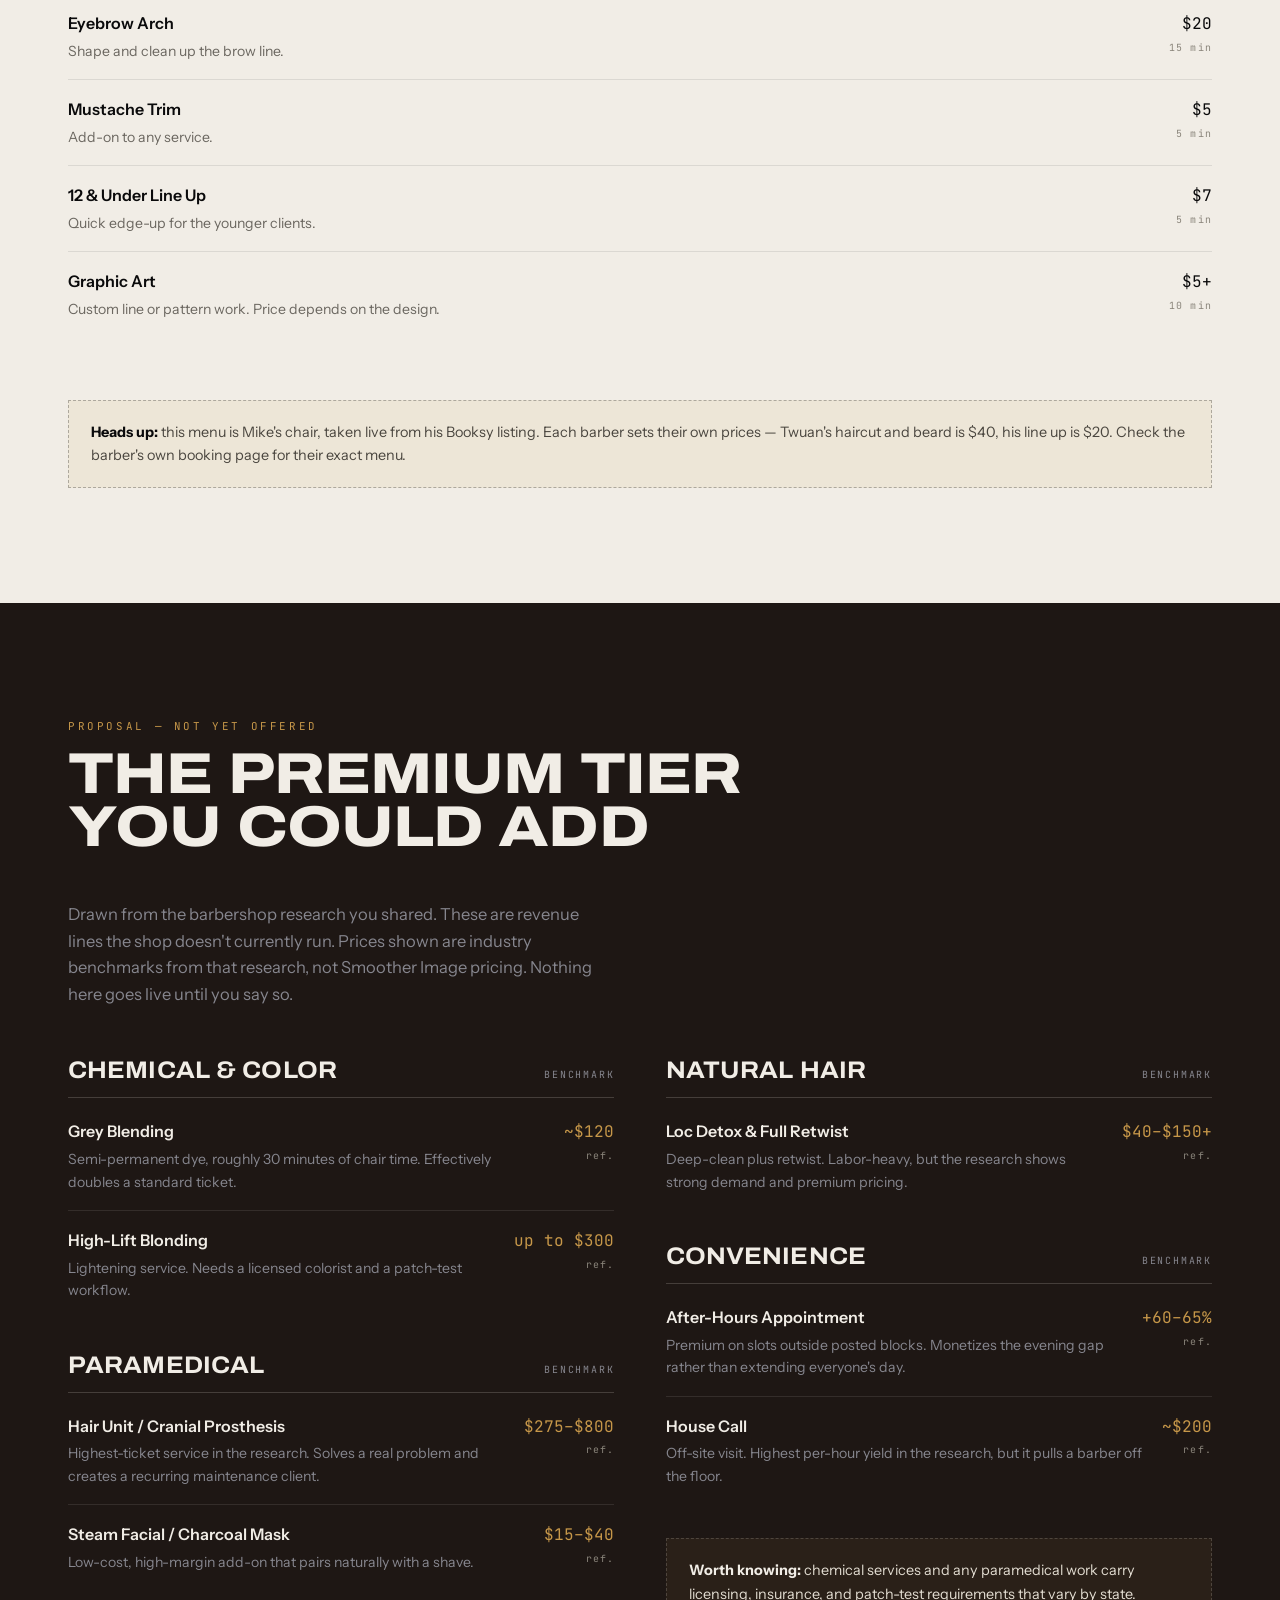
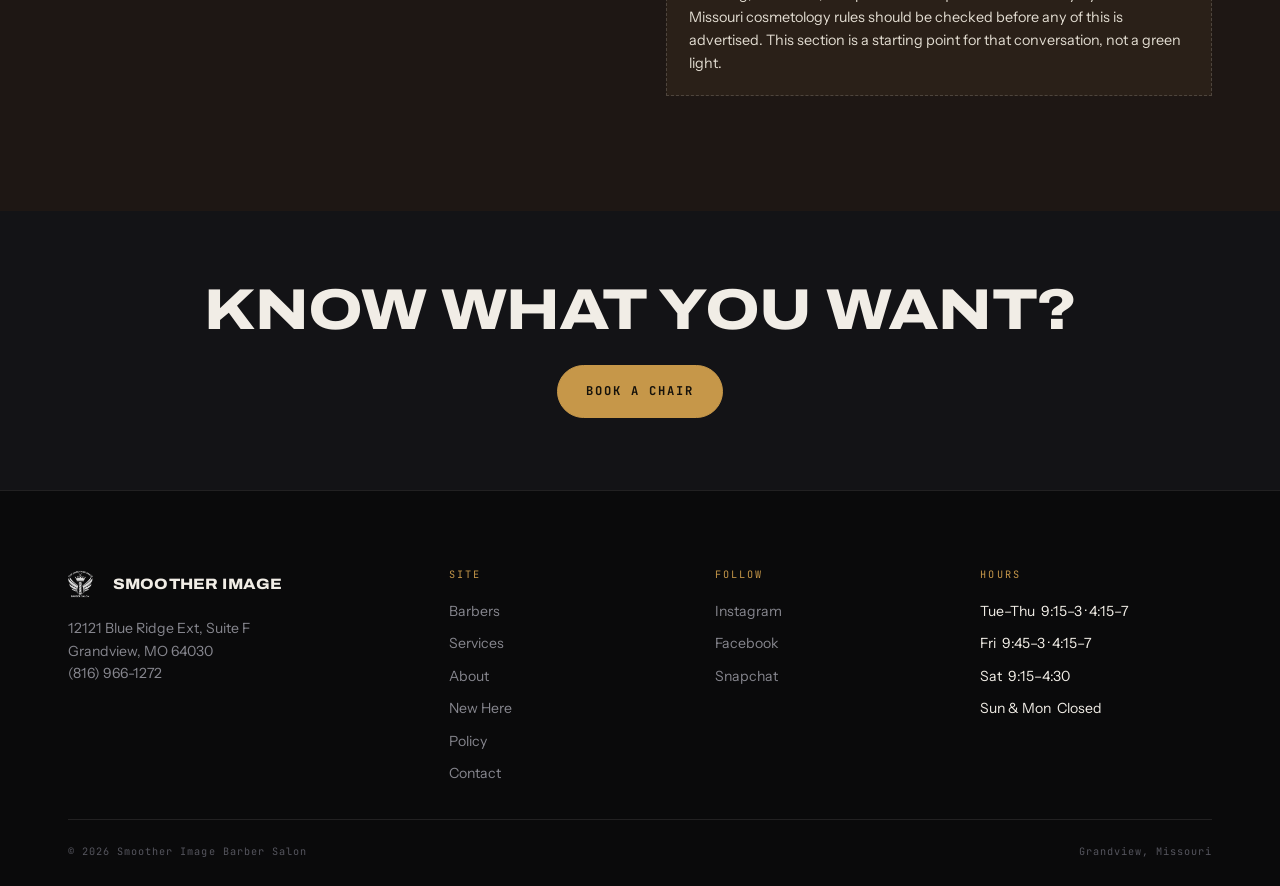
<file: services.html>
<!DOCTYPE html>
<html lang="en">
<head>
<meta charset="UTF-8">
<meta name="viewport" content="width=device-width, initial-scale=1">
<title>Services &amp; Pricing | Smoother Image Barber Salon</title>
<meta name="description" content="Haircut, beard, and shave pricing at Smoother Image Barber Salon in Grandview, MO. Flat pricing, posted up front.">
<meta name="theme-color" content="#0A0A0B">
<meta property="og:title" content="Services &amp; Pricing | Smoother Image Barber Salon">
<meta property="og:description" content="Haircut, beard, and shave pricing at Smoother Image Barber Salon in Grandview, MO. Flat pricing, posted up front.">
<meta property="og:type" content="website">
<meta property="og:image" content="assets/img/og-image.jpg">
<meta name="twitter:card" content="summary_large_image">
<link rel="icon" type="image/png" sizes="32x32" href="assets/img/favicon-32.png">
<link rel="icon" type="image/png" sizes="16x16" href="assets/img/favicon-16.png">
<link rel="apple-touch-icon" href="assets/img/apple-touch-icon.png">
<link rel="manifest" href="site.webmanifest">
<link rel="preconnect" href="https://fonts.googleapis.com">
<link rel="preconnect" href="https://fonts.gstatic.com" crossorigin>
<link href="https://fonts.googleapis.com/css2?family=Archivo:wdth,wght@62..125,300..900&family=Instrument+Sans:wght@400;500;600;700&family=JetBrains+Mono:wght@400;700&display=swap" rel="stylesheet">
<link rel="stylesheet" href="assets/css/app.css">
</head>
<body>
<a class="skip" href="#main">Skip to content</a>

<header class="topbar">
  <div class="shell">
    <a class="mark" href="index.html">
      <img src="assets/img/icon-mark.png" alt="">
      <span class="mark-txt">Smoother Image<em>Grandview, MO</em></span>
    </a>
    <nav class="nav" aria-label="Main">
      <ul class="nav-links">
        <li><a href="index.html">Home</a></li>
        <li><a href="barbers.html">Barbers</a></li>
        <li><a href="services.html" class="is-current">Services</a></li>
        <li><a href="about.html">About</a></li>
        <li><a href="new-here.html">New Here</a></li>
        <li><a href="policy.html">Policy</a></li>
        <li><a href="contact.html">Contact</a></li>
      </ul>
      <a class="btn btn--brass btn--sm" data-book="general" href="#">Book a chair</a>
      <button class="burger" aria-label="Menu" aria-expanded="false"><i></i><i></i><i></i></button>
    </nav>
  </div>
</header>
<div class="pole-rule"></div>

<main id="main">

<section class="band slim">
  <div class="shell">
    <span class="label">The Menu</span>
    <h1 style="max-width:12ch">What it costs</h1>
    <p class="lede">Flat pricing, posted up front. Times are the chair time you're actually booked for, not an estimate that slips. Prices below are Mike's chair; each barber sets their own.</p>
  </div>
</section>

<section class="band band--bone" style="padding-top:clamp(48px,6vw,80px)">
  <div class="shell">

    <div class="menu-block">
      <h3>Haircuts <span>Currently offered</span></h3>
      <div class="line">
        <div><div class="line-name">Haircut</div><div class="line-desc">Fade, taper, or classic, cut to how you actually wear it.</div></div>
        <div class="line-price">$30<em>30 min</em></div>
      </div>
      <div class="line">
        <div><div class="line-name">Haircut and Beard</div><div class="line-desc">Full cut paired with a beard trim and shape-up.</div></div>
        <div class="line-price">$35<em>45 min</em></div>
      </div>
      <div class="line">
        <div><div class="line-name">Young Men Hair Cuts</div><div class="line-desc">Under 13. Unrushed and comfortable &mdash; good first-haircut option.</div></div>
        <div class="line-price">$20<em>30 min</em></div>
      </div>
      <div class="line">
        <div><div class="line-name">Seniors Hair Cut</div><div class="line-desc">Classic cuts for long-standing regulars.</div></div>
        <div class="line-price">$15<em>30 min</em></div>
      </div>
    </div>

    <div class="menu-block">
      <h3>Beard &amp; Shave <span>Currently offered</span></h3>
      <div class="line">
        <div><div class="line-name">Beard trim</div><div class="line-desc">Clean the edges, define the shape.</div></div>
        <div class="line-price">$15<em>20 min</em></div>
      </div>
      <div class="line">
        <div><div class="line-name">Line Up &amp; Beard Trim</div><div class="line-desc">Hairline and beard edges, done together.</div></div>
        <div class="line-price">$20<em>25 min</em></div>
      </div>
      <div class="line">
        <div><div class="line-name">Line up</div><div class="line-desc">Quick refresh between full cuts.</div></div>
        <div class="line-price">$10<em>15 min</em></div>
      </div>
      <div class="line">
        <div><div class="line-name">Straight Razor Head Shave</div><div class="line-desc">Straight razor, hot towel, full finish.</div></div>
        <div class="line-price">$35<em>45 min</em></div>
      </div>
    </div>

    <div class="menu-block">
      <h3>Detail Work <span>Currently offered</span></h3>
      <div class="line">
        <div><div class="line-name">Eyebrow Arch</div><div class="line-desc">Shape and clean up the brow line.</div></div>
        <div class="line-price">$20<em>15 min</em></div>
      </div>
      <div class="line">
        <div><div class="line-name">Mustache Trim</div><div class="line-desc">Add-on to any service.</div></div>
        <div class="line-price">$5<em>5 min</em></div>
      </div>
      <div class="line">
        <div><div class="line-name">12 &amp; Under Line Up</div><div class="line-desc">Quick edge-up for the younger clients.</div></div>
        <div class="line-price">$7<em>5 min</em></div>
      </div>
      <div class="line">
        <div><div class="line-name">Graphic Art</div><div class="line-desc">Custom line or pattern work. Price depends on the design.</div></div>
        <div class="line-price">$5+<em>10 min</em></div>
      </div>
    </div>

    <div class="flag">
      <strong>Heads up:</strong> this menu is Mike's chair, taken live from his Booksy listing. Each barber sets their own prices &mdash; Twuan's haircut and beard is $40, his line up is $20. Check the barber's own booking page for their exact menu.
    </div>

  </div>
</section>

<section class="band band--leather">
  <div class="shell">
    <div class="head reveal">
      <div>
        <span class="label">Proposal &mdash; Not Yet Offered</span>
        <h2>The premium tier<br>you could add</h2>
      </div>
      <p class="muted">Drawn from the barbershop research you shared. These are revenue lines the shop doesn't currently run. Prices shown are industry benchmarks from that research, not Smoother Image pricing. Nothing here goes live until you say so.</p>
    </div>

    <div class="cols cols-2 reveal" style="gap:clamp(28px,4vw,56px)">
      <div>
        <div class="menu-block" style="margin-bottom:34px">
          <h3 style="border-color:var(--hairline-2);color:var(--bone)">Chemical &amp; Color <span style="color:var(--smoke)">Benchmark</span></h3>
          <div class="line" style="border-color:var(--hairline)">
            <div><div class="line-name" style="color:var(--bone)">Grey Blending</div><div class="line-desc" style="color:var(--smoke)">Semi-permanent dye, roughly 30 minutes of chair time. Effectively doubles a standard ticket.</div></div>
            <div class="line-price" style="color:var(--brass)">~$120<em>ref.</em></div>
          </div>
          <div class="line" style="border-color:var(--hairline)">
            <div><div class="line-name" style="color:var(--bone)">High-Lift Blonding</div><div class="line-desc" style="color:var(--smoke)">Lightening service. Needs a licensed colorist and a patch-test workflow.</div></div>
            <div class="line-price" style="color:var(--brass)">up to $300<em>ref.</em></div>
          </div>
        </div>

        <div class="menu-block" style="margin-bottom:0">
          <h3 style="border-color:var(--hairline-2);color:var(--bone)">Paramedical <span style="color:var(--smoke)">Benchmark</span></h3>
          <div class="line" style="border-color:var(--hairline)">
            <div><div class="line-name" style="color:var(--bone)">Hair Unit / Cranial Prosthesis</div><div class="line-desc" style="color:var(--smoke)">Highest-ticket service in the research. Solves a real problem and creates a recurring maintenance client.</div></div>
            <div class="line-price" style="color:var(--brass)">$275&ndash;$800<em>ref.</em></div>
          </div>
          <div class="line" style="border-color:var(--hairline)">
            <div><div class="line-name" style="color:var(--bone)">Steam Facial / Charcoal Mask</div><div class="line-desc" style="color:var(--smoke)">Low-cost, high-margin add-on that pairs naturally with a shave.</div></div>
            <div class="line-price" style="color:var(--brass)">$15&ndash;$40<em>ref.</em></div>
          </div>
        </div>
      </div>

      <div>
        <div class="menu-block" style="margin-bottom:34px">
          <h3 style="border-color:var(--hairline-2);color:var(--bone)">Natural Hair <span style="color:var(--smoke)">Benchmark</span></h3>
          <div class="line" style="border-color:var(--hairline)">
            <div><div class="line-name" style="color:var(--bone)">Loc Detox &amp; Full Retwist</div><div class="line-desc" style="color:var(--smoke)">Deep-clean plus retwist. Labor-heavy, but the research shows strong demand and premium pricing.</div></div>
            <div class="line-price" style="color:var(--brass)">$40&ndash;$150+<em>ref.</em></div>
          </div>
        </div>

        <div class="menu-block" style="margin-bottom:34px">
          <h3 style="border-color:var(--hairline-2);color:var(--bone)">Convenience <span style="color:var(--smoke)">Benchmark</span></h3>
          <div class="line" style="border-color:var(--hairline)">
            <div><div class="line-name" style="color:var(--bone)">After-Hours Appointment</div><div class="line-desc" style="color:var(--smoke)">Premium on slots outside posted blocks. Monetizes the evening gap rather than extending everyone's day.</div></div>
            <div class="line-price" style="color:var(--brass)">+60&ndash;65%<em>ref.</em></div>
          </div>
          <div class="line" style="border-color:var(--hairline)">
            <div><div class="line-name" style="color:var(--bone)">House Call</div><div class="line-desc" style="color:var(--smoke)">Off-site visit. Highest per-hour yield in the research, but it pulls a barber off the floor.</div></div>
            <div class="line-price" style="color:var(--brass)">~$200<em>ref.</em></div>
          </div>
        </div>

        <div class="flag on-dark" style="margin-top:0">
          <strong>Worth knowing:</strong> chemical services and any paramedical work carry licensing, insurance, and patch-test requirements that vary by state. Missouri cosmetology rules should be checked before any of this is advertised. This section is a starting point for that conversation, not a green light.
        </div>
      </div>
    </div>
  </div>
</section>

<section class="band slim" style="background:var(--panel)">
  <div class="shell" style="text-align:center">
    <h2 style="margin-bottom:.5em">Know what you want?</h2>
    <a class="btn btn--brass" data-book="general" href="#">Book a chair</a>
  </div>
</section>

</main>

<footer class="foot">
  <div class="shell">
    <div class="foot-grid">
      <div>
        <div class="foot-mark">
          <img src="assets/img/icon-mark.png" alt="">
          <span class="mark-txt">Smoother Image</span>
        </div>
        <p class="foot-addr">12121 Blue Ridge Ext, Suite F<br>Grandview, MO 64030<br><a href="tel:+18169661272">(816) 966-1272</a></p>
      </div>
      <div>
        <h4>Site</h4>
        <ul>
          <li><a href="barbers.html">Barbers</a></li>
          <li><a href="services.html">Services</a></li>
          <li><a href="about.html">About</a></li>
          <li><a href="new-here.html">New Here</a></li>
          <li><a href="policy.html">Policy</a></li>
          <li><a href="contact.html">Contact</a></li>
        </ul>
      </div>
      <div>
        <h4>Follow</h4>
        <ul>
          <li><a data-social="instagram" href="#">Instagram</a></li>
          <li><a data-social="facebook" href="#">Facebook</a></li>
          <li><a data-social="tiktok" href="#">TikTok</a></li>
          <li><a data-social="snapchat" href="#">Snapchat</a></li>
        </ul>
      </div>
      <div>
        <h4>Hours</h4>
        <ul>
          <li>Tue&ndash;Thu &nbsp;9:15&ndash;3 &middot; 4:15&ndash;7</li>
          <li>Fri &nbsp;9:45&ndash;3 &middot; 4:15&ndash;7</li>
          <li>Sat &nbsp;9:15&ndash;4:30</li>
          <li>Sun &amp; Mon &nbsp;Closed</li>
        </ul>
      </div>
    </div>
    <div class="foot-base">
      <span>&copy; <span data-year></span> Smoother Image Barber Salon</span>
      <span>Grandview, Missouri</span>
    </div>
  </div>
</footer>

<div class="dock"><a class="btn btn--brass btn--full" data-book="general" href="#">Book a chair</a></div>

<script src="assets/js/config.js"></script>
<script src="assets/js/app.js"></script>
</body>
</html>
</file>
<file: assets/css/app.css>
/* ==========================================================================
   SMOOTHER IMAGE — "AFTER HOURS" DESIGN SYSTEM
   --------------------------------------------------------------------------
   Direction: the shop as a grooming lounge, not a transactional chore.
   Palette is drawn from lounge materials — brass fixtures, whiskey, oxblood
   leather, smoked glass — rather than the primary red/white/blue of a
   traditional pole. The pole colors survive only as a single hairline accent.

   Signature element: THE CHAIR RAIL — the shop's real double-shift schedule
   (9:15-3:00, break, 4:15-7:00) rendered as a week-long time graph. It is
   structurally true to this specific business and doubles as the booking UI.
   ========================================================================== */

:root {
  /* surfaces */
  --void:      #0A0A0B;
  --panel:     #131316;
  --panel-2:   #1A1A1E;
  --leather:   #1E1714;
  --bone:      #F1EDE6;
  --bone-dim:  #E2DCD1;

  /* accents */
  --brass:     #C69749;
  --brass-lo:  #8E6B31;
  --oxblood:   #7A2D36;
  --smoke:     #86868E;
  --hairline:  rgba(241, 237, 230, 0.10);
  --hairline-2:rgba(241, 237, 230, 0.18);

  /* type */
  --display: "Archivo", "Helvetica Neue", Arial, sans-serif;
  --body:    "Instrument Sans", "Helvetica Neue", Arial, sans-serif;
  --mono:    "JetBrains Mono", "SFMono-Regular", Consolas, monospace;

  --shell: 1240px;
  --gutter: clamp(20px, 4vw, 48px);
}

* { box-sizing: border-box; }
html { scroll-behavior: smooth; -webkit-text-size-adjust: 100%; }

body {
  margin: 0;
  background: var(--void);
  color: var(--bone);
  font-family: var(--body);
  font-size: 16.5px;
  line-height: 1.6;
  -webkit-font-smoothing: antialiased;
  overflow-x: hidden;
}

img { max-width: 100%; display: block; }
a { color: inherit; text-decoration: none; }

/* ---------- Type scale ---------- */
.display, h1, h2 {
  font-family: var(--display);
  font-variation-settings: "wdth" 118;
  font-weight: 800;
  text-transform: uppercase;
  line-height: 0.92;
  letter-spacing: -0.015em;
  margin: 0 0 0.35em;
}
h1 { font-size: clamp(2.9rem, 7.5vw, 6.5rem); }
h2 { font-size: clamp(2rem, 4.6vw, 3.6rem); }

h3 {
  font-family: var(--display);
  font-variation-settings: "wdth" 108;
  font-weight: 700;
  text-transform: uppercase;
  letter-spacing: 0.005em;
  line-height: 1.05;
  font-size: clamp(1.15rem, 2vw, 1.5rem);
  margin: 0 0 0.4em;
}

h4 {
  font-family: var(--body);
  font-weight: 600;
  font-size: 1.02rem;
  margin: 0 0 0.4em;
}

p { margin: 0 0 1.05em; color: var(--bone-dim); }
p.muted { color: var(--smoke); }

.label {
  font-family: var(--mono);
  font-size: 0.68rem;
  letter-spacing: 0.24em;
  text-transform: uppercase;
  color: var(--brass);
  display: block;
  margin-bottom: 1.1em;
}
.label.dim { color: var(--smoke); }

.lede {
  font-size: clamp(1.02rem, 1.5vw, 1.2rem);
  color: var(--bone-dim);
  max-width: 52ch;
}

/* ---------- Shell ---------- */
.shell { max-width: var(--shell); margin: 0 auto; padding-inline: var(--gutter); }
.band { padding: clamp(64px, 9vw, 120px) 0; }
.band.slim { padding: clamp(44px, 6vw, 72px) 0; }
.band--panel { background: var(--panel); }
.band--leather { background: var(--leather); }
.band--bone { background: var(--bone); color: var(--void); }
.band--bone p { color: #3A3833; }
.band--bone .label { color: var(--brass-lo); }
.band--bone .label.dim { color: #6E6A62; }

.rule { height: 1px; background: var(--hairline); border: 0; margin: 0; }

/* the only surviving pole reference: a 3px tricolor hairline */
.pole-rule {
  height: 3px;
  background: linear-gradient(90deg,
    var(--oxblood) 0 33.33%,
    var(--bone) 33.33% 66.66%,
    #2B4468 66.66% 100%);
  opacity: 0.75;
}

/* ---------- Buttons ---------- */
.btn {
  --btn-bg: transparent;
  --btn-fg: var(--bone);
  --btn-br: var(--hairline-2);
  position: relative;
  display: inline-flex;
  align-items: center;
  justify-content: center;
  gap: 12px;
  font-family: var(--mono);
  font-weight: 700;
  font-size: 0.76rem;
  letter-spacing: 0.16em;
  text-transform: uppercase;
  padding: 16px 28px;
  border: 1px solid var(--btn-br);
  background: var(--btn-bg);
  color: var(--btn-fg);
  border-radius: 999px;
  cursor: pointer;
  transition: background .28s cubic-bezier(.2,.7,.3,1),
              color .28s cubic-bezier(.2,.7,.3,1),
              border-color .28s ease,
              transform .18s ease;
  white-space: nowrap;
}
.btn:active { transform: translateY(1px); }

.btn--brass {
  --btn-bg: var(--brass);
  --btn-fg: #16120B;
  --btn-br: var(--brass);
}
.btn--brass:hover { --btn-bg: #E0AF5E; --btn-br: #E0AF5E; }

.btn--line:hover { --btn-bg: var(--bone); --btn-fg: var(--void); --btn-br: var(--bone); }

.btn--dark { --btn-fg: var(--void); --btn-br: rgba(10,10,11,.25); }
.btn--dark:hover { --btn-bg: var(--void); --btn-fg: var(--bone); --btn-br: var(--void); }

.btn--sm { padding: 11px 20px; font-size: 0.68rem; letter-spacing: 0.14em; }
.btn--full { width: 100%; }

/* ---------- Header ---------- */
.topbar {
  position: sticky; top: 0; z-index: 200;
  background: rgba(10,10,11,0.82);
  backdrop-filter: saturate(150%) blur(14px);
  -webkit-backdrop-filter: saturate(150%) blur(14px);
  border-bottom: 1px solid var(--hairline);
}
.topbar .shell {
  display: flex; align-items: center; justify-content: space-between;
  gap: 24px; height: 74px;
}
.mark { display: flex; align-items: center; gap: 11px; flex-shrink: 0; }
.mark img { height: 38px; width: auto; filter: brightness(0) invert(1); }
.mark-txt {
  font-family: var(--display);
  font-variation-settings: "wdth" 112;
  font-weight: 800; text-transform: uppercase;
  font-size: 0.94rem; letter-spacing: 0.01em; line-height: 1;
}
.mark-txt em {
  display: block; font-style: normal;
  font-family: var(--mono); font-weight: 400;
  font-size: 0.55rem; letter-spacing: 0.2em;
  color: var(--smoke); margin-top: 4px;
}

.nav { display: flex; align-items: center; gap: 30px; }
.nav-links { display: flex; list-style: none; gap: 28px; margin: 0; padding: 0; }
.nav-links a {
  font-family: var(--mono); font-size: 0.72rem;
  letter-spacing: 0.14em; text-transform: uppercase;
  color: var(--bone-dim); position: relative; padding: 6px 0;
  transition: color .2s ease;
}
.nav-links a::after {
  content: ""; position: absolute; left: 0; bottom: 0;
  height: 1px; width: 0; background: var(--brass);
  transition: width .28s cubic-bezier(.2,.7,.3,1);
}
.nav-links a:hover { color: var(--bone); }
.nav-links a:hover::after, .nav-links a.is-current::after { width: 100%; }
.nav-links a.is-current { color: var(--brass); }

.burger {
  display: none; width: 42px; height: 42px;
  border: 1px solid var(--hairline-2); border-radius: 999px;
  background: none; cursor: pointer; padding: 0;
  align-items: center; justify-content: center; flex-direction: column; gap: 4px;
}
.burger i { display: block; width: 15px; height: 1.5px; background: var(--bone); }

/* ---------- Hero ---------- */
.hero { position: relative; min-height: min(92vh, 860px); display: flex; align-items: flex-end; }
.hero-bg { position: absolute; inset: 0; overflow: hidden; }
.hero-bg img { width: 100%; height: 100%; object-fit: cover; object-position: 62% 35%; }
.hero-bg::after {
  content: ""; position: absolute; inset: 0;
  background:
    radial-gradient(90% 70% at 78% 22%, rgba(198,151,73,0.20), transparent 62%),
    linear-gradient(175deg, rgba(10,10,11,.42) 0%, rgba(10,10,11,.72) 48%, rgba(10,10,11,.97) 100%);
}
.hero .shell { position: relative; z-index: 2; padding-bottom: clamp(48px, 7vw, 90px); width: 100%; }
.hero h1 { max-width: 13ch; }
.hero h1 .thin { font-weight: 300; font-variation-settings: "wdth" 122; }
.hero-actions { display: flex; gap: 14px; flex-wrap: wrap; margin-top: 30px; }

.hero-meta {
  display: flex; flex-wrap: wrap; gap: 10px 32px;
  margin-top: 38px; padding-top: 22px;
  border-top: 1px solid var(--hairline-2);
  font-family: var(--mono); font-size: 0.72rem;
  letter-spacing: 0.1em; color: var(--smoke);
}
.hero-meta b { color: var(--brass); font-weight: 700; }

/* entrance */
.rise { opacity: 0; transform: translateY(22px); }
.is-lit .rise { opacity: 1; transform: none; transition: opacity .8s ease, transform .8s cubic-bezier(.2,.7,.3,1); }
.is-lit .rise:nth-child(2) { transition-delay: .08s; }
.is-lit .rise:nth-child(3) { transition-delay: .16s; }
.is-lit .rise:nth-child(4) { transition-delay: .24s; }
.is-lit .rise:nth-child(5) { transition-delay: .32s; }

/* ---------- THE CHAIR RAIL (signature) ---------- */
.rail-head {
  display: flex; justify-content: space-between; align-items: flex-end;
  gap: 28px; flex-wrap: wrap; margin-bottom: 34px;
}
.rail-head p { margin: 0; max-width: 46ch; }

.rail { border-top: 1px solid var(--hairline); }
.rail-scale {
  display: grid; grid-template-columns: 92px 1fr;
  font-family: var(--mono); font-size: 0.62rem;
  letter-spacing: 0.14em; color: var(--smoke);
  padding: 12px 0 10px;
}
.rail-ticks { position: relative; height: 12px; }
.rail-ticks span { position: absolute; transform: translateX(-50%); white-space: nowrap; }

.rail-row {
  display: grid; grid-template-columns: 92px 1fr;
  align-items: center; gap: 0;
  border-top: 1px solid var(--hairline);
  padding: 14px 0;
}
.rail-day {
  font-family: var(--mono); font-size: 0.74rem;
  letter-spacing: 0.16em; text-transform: uppercase;
  color: var(--bone-dim);
}
.rail-track { position: relative; height: 34px; }
.rail-track::before {
  content: ""; position: absolute; left: 0; right: 0; top: 50%;
  height: 1px; background: var(--hairline); transform: translateY(-50%);
}
.rail-block {
  position: absolute; top: 0; height: 34px;
  left: var(--start); width: 0;
  background: linear-gradient(180deg, rgba(198,151,73,.30), rgba(198,151,73,.14));
  border: 1px solid rgba(198,151,73,.55);
  border-radius: 3px;
  display: flex; align-items: center; padding-inline: 10px;
  font-family: var(--mono); font-size: 0.62rem;
  letter-spacing: 0.06em; color: #F0D9A8;
  overflow: hidden; white-space: nowrap;
  transition: width .9s cubic-bezier(.2,.7,.3,1), background .25s ease;
}
.rail.is-drawn .rail-block { width: var(--w); }
.rail-row:hover .rail-block { background: linear-gradient(180deg, rgba(198,151,73,.48), rgba(198,151,73,.22)); }
.rail-row.is-closed .rail-day { color: var(--smoke); }
.rail-closed {
  font-family: var(--mono); font-size: 0.64rem;
  letter-spacing: 0.16em; text-transform: uppercase;
  color: #4E4E56; line-height: 34px;
}
.rail-gap {
  position: absolute; top: 50%; transform: translate(-50%,-50%);
  font-family: var(--mono); font-size: 0.56rem;
  letter-spacing: 0.14em; color: #55555E; white-space: nowrap;
}
.rail-note {
  font-family: var(--mono); font-size: 0.68rem;
  letter-spacing: 0.08em; color: var(--smoke);
  border-top: 1px solid var(--hairline); padding-top: 18px; margin-top: 4px;
}

/* ---------- Generic grids ---------- */
.cols { display: grid; gap: clamp(20px, 2.4vw, 30px); }
.cols-2 { grid-template-columns: repeat(2, 1fr); }
.cols-3 { grid-template-columns: repeat(3, 1fr); }
.cols-4 { grid-template-columns: repeat(4, 1fr); }
.cols-split { grid-template-columns: 0.95fr 1.05fr; gap: clamp(32px, 5vw, 72px); align-items: center; }

.head {
  display: flex; justify-content: space-between; align-items: flex-end;
  gap: 28px; flex-wrap: wrap; margin-bottom: clamp(32px, 4vw, 52px);
}
.head p { margin: 0; max-width: 48ch; }

/* ---------- Pillar (experience) ---------- */
.pillar {
  border-top: 1px solid var(--hairline);
  padding-top: 22px;
}
.pillar .pnum {
  font-family: var(--mono); font-size: 0.66rem;
  letter-spacing: 0.2em; color: var(--brass); display: block; margin-bottom: 14px;
}
.pillar p { font-size: 0.95rem; margin: 0; }

/* ---------- Barber cards ---------- */
.chair {
  position: relative; overflow: hidden;
  background: var(--panel); border: 1px solid var(--hairline);
  display: flex; flex-direction: column;
}
.chair-img { position: relative; aspect-ratio: 3/4; overflow: hidden; background: var(--panel-2); }
.chair-img img { width: 100%; height: 100%; object-fit: cover; transition: transform .7s cubic-bezier(.2,.7,.3,1), filter .5s ease; filter: grayscale(0.35) contrast(1.05); }
.chair:hover .chair-img img { transform: scale(1.05); filter: grayscale(0) contrast(1.05); }
.chair-img::after {
  content: ""; position: absolute; inset: 0;
  background: linear-gradient(180deg, transparent 45%, rgba(10,10,11,.88) 100%);
}
.chair-num {
  position: absolute; z-index: 2; top: 14px; left: 14px;
  font-family: var(--mono); font-size: 0.62rem; letter-spacing: 0.16em;
  color: var(--brass); border: 1px solid rgba(198,151,73,.4);
  border-radius: 999px; padding: 5px 11px;
  background: rgba(10,10,11,.55); backdrop-filter: blur(6px);
}
.chair-body { padding: 22px 22px 24px; display: flex; flex-direction: column; gap: 12px; flex: 1; }
.chair-name { margin: 0; font-size: clamp(1.35rem, 2.4vw, 1.75rem); }
.chair-role {
  font-family: var(--mono); font-size: 0.64rem;
  letter-spacing: 0.16em; text-transform: uppercase; color: var(--brass);
}
.chips { display: flex; flex-wrap: wrap; gap: 7px; }
.chip {
  font-family: var(--mono); font-size: 0.6rem; letter-spacing: 0.1em;
  text-transform: uppercase; color: var(--smoke);
  border: 1px solid var(--hairline-2); border-radius: 999px; padding: 4px 10px;
}
.chair-bio { font-size: 0.92rem; color: var(--smoke); flex: 1; margin: 0; }

/* ---------- Menu ---------- */
.menu-block { margin-bottom: clamp(38px, 5vw, 62px); }
.menu-block > h3 {
  padding-bottom: 14px; margin-bottom: 4px;
  border-bottom: 1px solid rgba(10,10,11,.18);
  display: flex; align-items: baseline; justify-content: space-between; gap: 16px;
}
.menu-block > h3 span {
  font-family: var(--mono); font-size: 0.62rem; font-weight: 400;
  letter-spacing: 0.18em; color: #7A756B; text-transform: uppercase;
}
.band--bone .menu-block > h3 { border-color: rgba(10,10,11,.18); }

.line {
  display: grid; grid-template-columns: 1fr auto;
  gap: 20px; align-items: baseline;
  padding: 17px 0; border-bottom: 1px solid rgba(10,10,11,.09);
}
.line:last-child { border-bottom: 0; }
.line-name { font-weight: 600; font-size: 1rem; }
.line-desc { color: #6B6760; font-size: 0.88rem; margin-top: 3px; }
.line-price { font-family: var(--mono); font-size: 1rem; text-align: right; white-space: nowrap; }
.line-price em { display: block; font-style: normal; font-size: 0.62rem; letter-spacing: 0.12em; color: #8A857B; margin-top: 3px; }

.flag {
  border: 1px dashed rgba(10,10,11,.28);
  background: rgba(198,151,73,.09);
  padding: 20px 22px; margin-top: 8px;
  font-size: 0.9rem; color: #4A463F;
}
.flag strong { color: var(--void); }
.flag.on-dark { border-color: var(--hairline-2); background: rgba(198,151,73,.07); color: var(--bone-dim); }
.flag.on-dark strong { color: var(--bone); }

/* ---------- Link tree ---------- */
.tree { display: flex; flex-direction: column; gap: 11px; }
.tree a {
  display: flex; align-items: center; justify-content: space-between; gap: 16px;
  border: 1px solid var(--hairline-2); border-radius: 999px;
  padding: 17px 26px;
  font-family: var(--mono); font-size: 0.76rem;
  letter-spacing: 0.14em; text-transform: uppercase;
  transition: background .25s ease, color .25s ease, border-color .25s ease, transform .2s ease;
}
.tree a:hover { background: var(--bone); color: var(--void); border-color: var(--bone); transform: translateX(4px); }
.tree a i { font-style: normal; font-size: 0.62rem; letter-spacing: 0.1em; color: var(--smoke); }
.tree a:hover i { color: #6B6760; }

/* ---------- Hours table ---------- */
.hours { width: 100%; border-collapse: collapse; font-family: var(--mono); font-size: 0.8rem; }
.hours td { padding: 13px 0; border-bottom: 1px solid var(--hairline); letter-spacing: 0.06em; }
.hours td:last-child { text-align: right; color: var(--bone-dim); }
.hours tr.off td, .hours tr.off td:last-child { color: #4E4E56; }

.map { border: 1px solid var(--hairline); }
.map iframe { width: 100%; height: 330px; border: 0; display: block; filter: grayscale(1) invert(0.92) contrast(0.86); }

/* ---------- Marquee ---------- */
.marquee { overflow: hidden; border-block: 1px solid var(--hairline); padding: 18px 0; }
.marquee-inner { display: flex; gap: 48px; width: max-content; animation: slide 38s linear infinite; }
.marquee span {
  font-family: var(--display); font-variation-settings: "wdth" 120;
  font-weight: 800; text-transform: uppercase;
  font-size: clamp(1.1rem, 2.2vw, 1.7rem);
  color: transparent; -webkit-text-stroke: 1px rgba(241,237,230,.28);
  white-space: nowrap;
}
.marquee span:nth-child(even) { color: var(--brass); -webkit-text-stroke: 0; }
@keyframes slide { to { transform: translateX(-50%); } }

/* ---------- Footer ---------- */
.foot { background: var(--void); border-top: 1px solid var(--hairline); padding: clamp(48px, 6vw, 76px) 0 26px; }
.foot-grid { display: grid; grid-template-columns: 1.5fr 1fr 1fr 1fr; gap: 34px; padding-bottom: 34px; border-bottom: 1px solid var(--hairline); }
.foot h4 { font-family: var(--mono); font-size: 0.64rem; letter-spacing: 0.2em; text-transform: uppercase; color: var(--brass); margin-bottom: 16px; font-weight: 400; }
.foot ul { list-style: none; margin: 0; padding: 0; display: flex; flex-direction: column; gap: 10px; font-size: 0.88rem; }
.foot ul a { color: var(--smoke); transition: color .2s ease; }
.foot ul a:hover { color: var(--bone); }
.foot-mark { display: flex; align-items: center; gap: 11px; margin-bottom: 16px; }
.foot-mark img { height: 34px; filter: brightness(0) invert(1); opacity: .85; }
.foot-addr { color: var(--smoke); font-size: 0.88rem; margin: 0; }
.foot-base { display: flex; justify-content: space-between; flex-wrap: wrap; gap: 10px; padding-top: 24px; font-family: var(--mono); font-size: 0.64rem; letter-spacing: 0.1em; color: #55555E; }

/* ---------- Sticky mobile CTA ---------- */
.dock { position: fixed; left: 0; right: 0; bottom: 0; z-index: 300; display: none; padding: 12px var(--gutter) calc(12px + env(safe-area-inset-bottom)); background: rgba(10,10,11,.92); backdrop-filter: blur(14px); border-top: 1px solid var(--hairline); }

/* ---------- Reveal on scroll ---------- */
.reveal { opacity: 0; transform: translateY(26px); }
.reveal.in { opacity: 1; transform: none; transition: opacity .75s ease, transform .75s cubic-bezier(.2,.7,.3,1); }

/* ---------- Responsive ---------- */
@media (max-width: 1000px) {
  .cols-4 { grid-template-columns: repeat(2, 1fr); }
  .cols-split { grid-template-columns: 1fr; }
}
@media (max-width: 860px) {
  .nav-links { display: none; }
  .nav-links.is-open {
    display: flex; flex-direction: column; gap: 4px;
    position: absolute; top: 74px; left: 0; right: 0;
    background: var(--void); border-bottom: 1px solid var(--hairline);
    padding: 18px var(--gutter) 26px;
  }
  .nav-links.is-open a { padding: 12px 0; font-size: 0.86rem; }
  .burger { display: inline-flex; }
  .topbar .btn { display: none; }
  .dock { display: block; }
  body { padding-bottom: 76px; }
  .cols-3 { grid-template-columns: 1fr; }
  .rail-scale, .rail-row { grid-template-columns: 62px 1fr; }
  .rail-block { font-size: 0.55rem; padding-inline: 7px; }
}
@media (max-width: 620px) {
  .cols-2, .cols-4 { grid-template-columns: 1fr; }
  .hero { min-height: 82vh; }
  .rail-gap { display: none; }
  .line { grid-template-columns: 1fr; gap: 6px; }
  .line-price { text-align: left; }
  .foot-grid { grid-template-columns: 1fr 1fr; }
}
@media (max-width: 420px) {
  .foot-grid { grid-template-columns: 1fr; }
}

/* ---------- Popular Services Carousel ---------- */
.carousel {
  position: relative;
  width: 100%;
  aspect-ratio: 16 / 9;
  max-height: 600px;
  overflow: hidden;
  border: 1px solid var(--hairline);
}
.carousel-slide {
  position: absolute;
  inset: 0;
  opacity: 0;
  visibility: hidden;
  transition: opacity 1s ease;
  display: flex;
  align-items: flex-end;
}
.carousel-slide.is-active { opacity: 1; visibility: visible; z-index: 2; }

.carousel-photo {
  position: absolute; inset: 0;
  width: 100%; height: 100%;
  object-fit: cover;
  transform: scale(1);
  transition: transform 8s ease-out;
}
.carousel-slide.is-active .carousel-photo { transform: scale(1.06); }

.carousel-scrim {
  position: absolute; inset: 0;
  background: linear-gradient(180deg, rgba(10,10,11,0.05) 0%, rgba(10,10,11,0.18) 45%, rgba(10,10,11,0.92) 100%);
}

.carousel-tag {
  position: absolute; z-index: 3;
  top: 20px; left: 20px;
  font-family: var(--mono);
  font-size: 0.66rem;
  letter-spacing: 0.14em;
  color: var(--brass);
  border: 1px solid rgba(198,151,73,.5);
  border-radius: 999px;
  padding: 6px 13px;
  background: rgba(10,10,11,.55);
  backdrop-filter: blur(4px);
}

.carousel-content {
  position: relative; z-index: 3;
  width: 100%;
  padding: clamp(20px, 3vw, 34px);
  display: flex;
  justify-content: space-between;
  align-items: flex-end;
  gap: 24px;
  flex-wrap: wrap;
}
.carousel-service { max-width: 58%; }
.carousel-eyebrow {
  font-family: var(--mono);
  font-size: 0.68rem;
  letter-spacing: 0.16em;
  text-transform: uppercase;
  color: var(--brass);
  margin-bottom: 8px;
  display: block;
}
.carousel-title {
  font-family: var(--display);
  font-variation-settings: "wdth" 112;
  font-weight: 800;
  text-transform: uppercase;
  font-size: clamp(1.4rem, 3.4vw, 2.4rem);
  line-height: 1.05;
  color: var(--bone);
}
.carousel-info {
  text-align: right;
  font-family: var(--mono);
  font-size: 0.7rem;
  line-height: 1.7;
  color: var(--bone-dim);
  letter-spacing: 0.04em;
}
.carousel-info strong { display: block; color: var(--bone); font-size: 0.74rem; letter-spacing: 0.08em; }

.carousel-arrow {
  position: absolute; top: 50%; z-index: 4;
  transform: translateY(-50%);
  width: 40px; height: 40px;
  border-radius: 50%;
  border: 1px solid var(--hairline-2);
  background: rgba(10,10,11,.4);
  color: var(--bone);
  display: flex; align-items: center; justify-content: center;
  cursor: pointer;
  font-size: 18px;
  transition: background .2s ease;
}
.carousel-arrow:hover { background: rgba(10,10,11,.7); }
.carousel-arrow--prev { left: 16px; }
.carousel-arrow--next { right: 16px; }

.carousel-dots {
  display: flex;
  gap: 8px;
  justify-content: center;
  margin-top: 16px;
}
.carousel-dot {
  width: 7px; height: 7px;
  border-radius: 50%;
  border: none;
  background: var(--hairline-2);
  cursor: pointer;
  transition: background .2s ease, transform .2s ease;
  padding: 0;
}
.carousel-dot.is-active { background: var(--brass); transform: scale(1.3); }

@media (max-width: 640px) {
  .carousel-content { flex-direction: column; align-items: flex-start; }
  .carousel-info { text-align: left; }
  .carousel-service { max-width: 100%; }
  .carousel { aspect-ratio: 4/5; }
}

/* ---------- New Here: expect rows + FAQ ---------- */
.info-list { display: flex; flex-direction: column; }
.info-row {
  display: flex;
  gap: 22px;
  padding: 22px 0;
  border-bottom: 1px solid var(--hairline);
}
.info-row:last-child { border-bottom: none; }
.info-tag {
  flex-shrink: 0;
  width: 92px;
  font-family: var(--mono);
  font-size: 0.66rem;
  letter-spacing: 0.14em;
  text-transform: uppercase;
  color: var(--brass);
  padding-top: 3px;
}
.info-row h4 { font-size: 1.02rem; margin-bottom: 6px; }
.info-row p { font-size: 0.92rem; margin: 0; }

.faq-item { border-bottom: 1px solid var(--hairline); padding: 18px 0; }
.faq-item:first-child { padding-top: 0; }
.faq-item:last-child { border-bottom: none; }
.faq-q {
  font-family: var(--display);
  font-variation-settings: "wdth" 108;
  font-weight: 700;
  font-size: 1.02rem;
  margin-bottom: 6px;
  color: var(--bone);
}
.faq-a { font-size: 0.92rem; margin: 0; }

@media (max-width: 640px) {
  .info-row { flex-direction: column; gap: 6px; }
  .info-tag { width: auto; }
}

/* ---------- A11y ---------- */
a:focus-visible, button:focus-visible {
  outline: 2px solid var(--brass);
  outline-offset: 3px;
  border-radius: 2px;
}
.skip {
  position: absolute; left: -9999px; top: 0; z-index: 999;
  background: var(--brass); color: #16120B; padding: 12px 20px;
  font-family: var(--mono); font-size: .74rem; letter-spacing: .12em; text-transform: uppercase;
}
.skip:focus { left: 0; }

@media (prefers-reduced-motion: reduce) {
  *, *::before, *::after { animation-duration: .001ms !important; animation-iteration-count: 1 !important; transition-duration: .001ms !important; }
  html { scroll-behavior: auto; }
  .rise, .reveal { opacity: 1; transform: none; }
  .rail-block { width: var(--w); }
}
</file>
